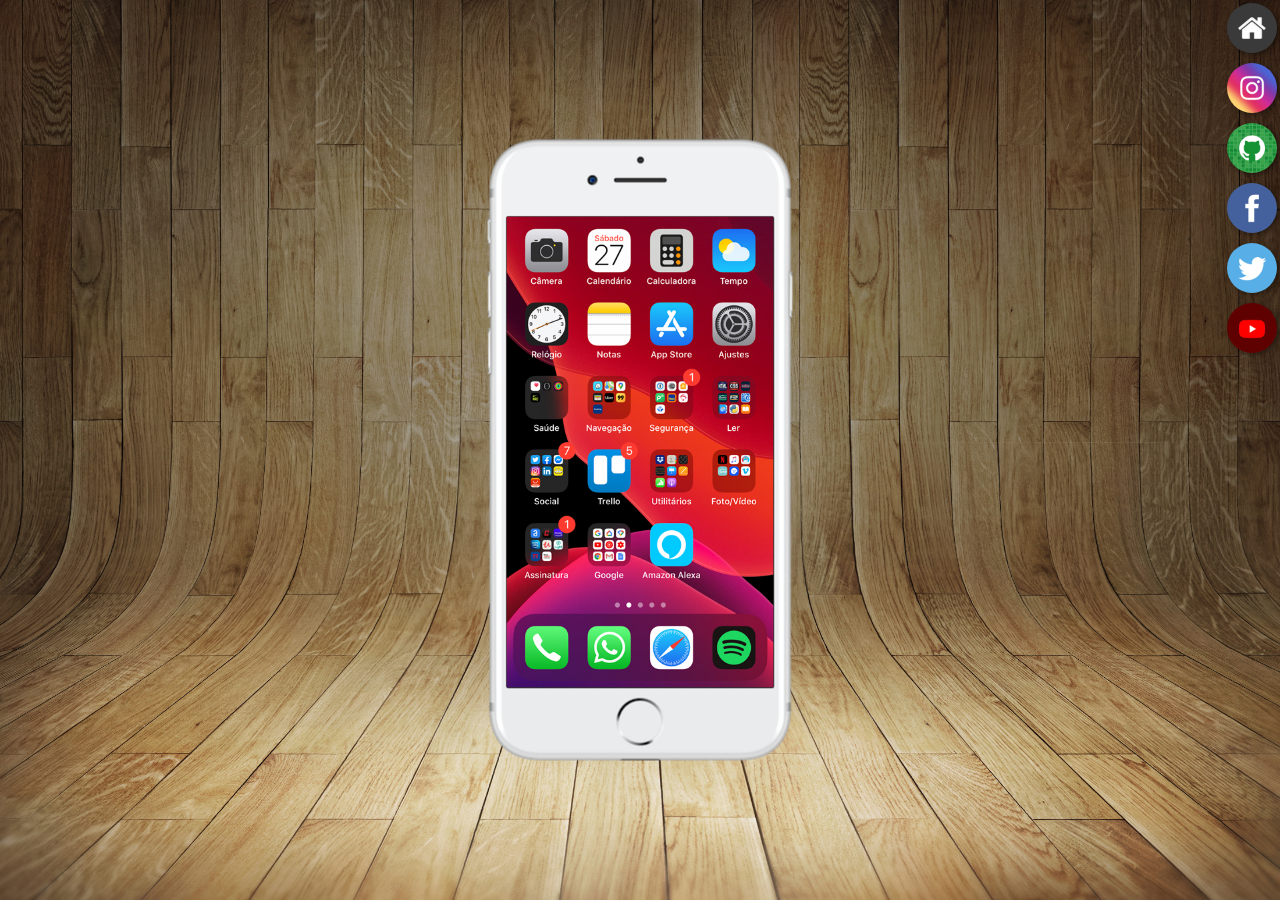
<file: index.html>
<!DOCTYPE html>
<html lang="pt-br">
<head>
    <meta charset="UTF-8">
    <meta name="viewport" content="width=device-width, initial-scale=1.0">
    <link rel="shortcut icon" href="favicon.ico" type="image/x-icon">
    <link rel="stylesheet" href="estilos/style.css">
    <title>Document</title>
</head>
<body>
    <main>
        <section id="telefone">
            <iframe src="home.html" frameborder="0" name="tela" id="tela"> Seu navegador não é compatível com isso.</iframe>
        </section>
        <section id="redes-sociais">
            <a href="home.html" target="tela"><img src="imagens/logo-home.jpg" alt="Home"></a><br>
            <a href="instagram.html" target="tela"><img src="imagens/logo-instagram.jpg" alt="Instagram"></a><br>
            <a href="github.html" target="tela"><img src="imagens/logo-github.jpg" alt="GitHub"></a><br>
            <a href="facebook.html" target="tela"><img src="imagens/logo-facebook.jpg" alt="Facebook"></a><br>
            <a href="twitter.html" target="tela"><img src="imagens/logo-twitter.jpg" alt="Twitter"></a><br>
            <a href="youtube.html" target="tela"><img src="imagens/logo-youtube.jpg" alt="Youtube"></a>
        </section>
    </main>
</body>
</html>
</file>
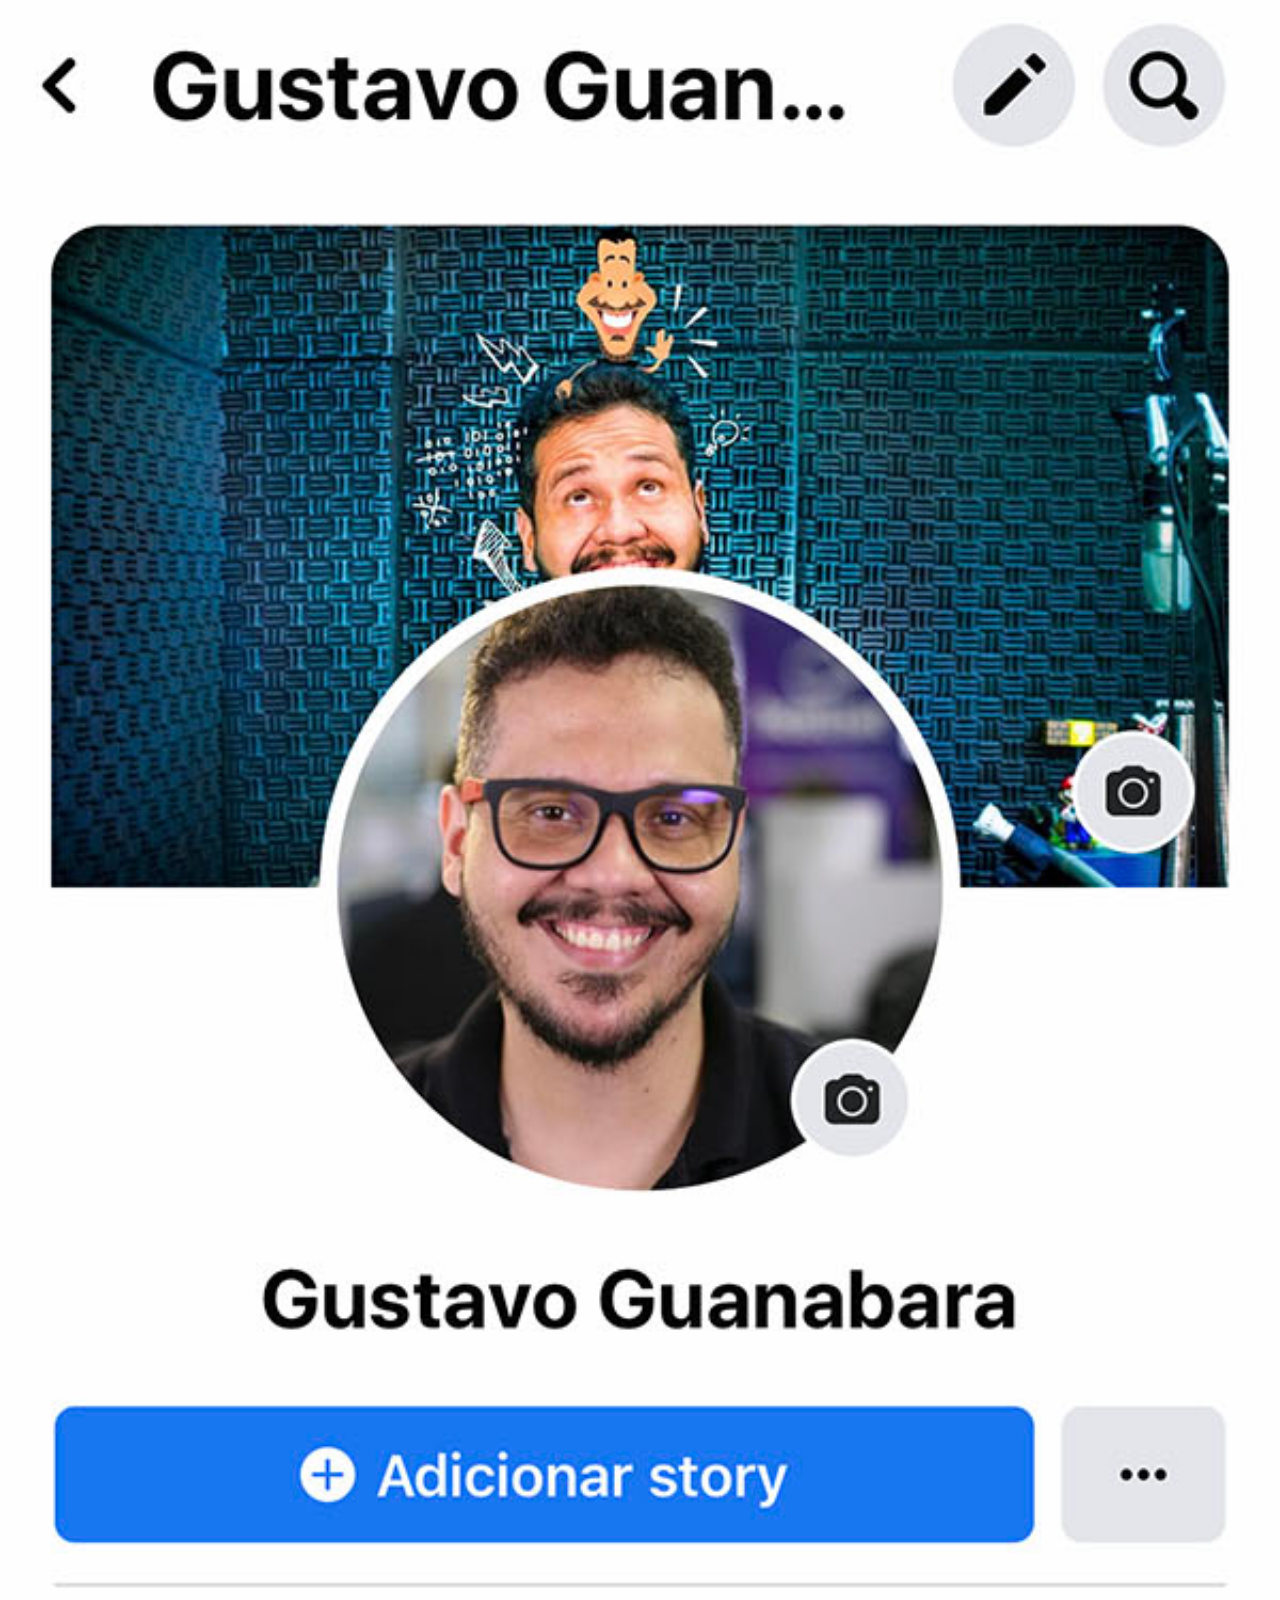
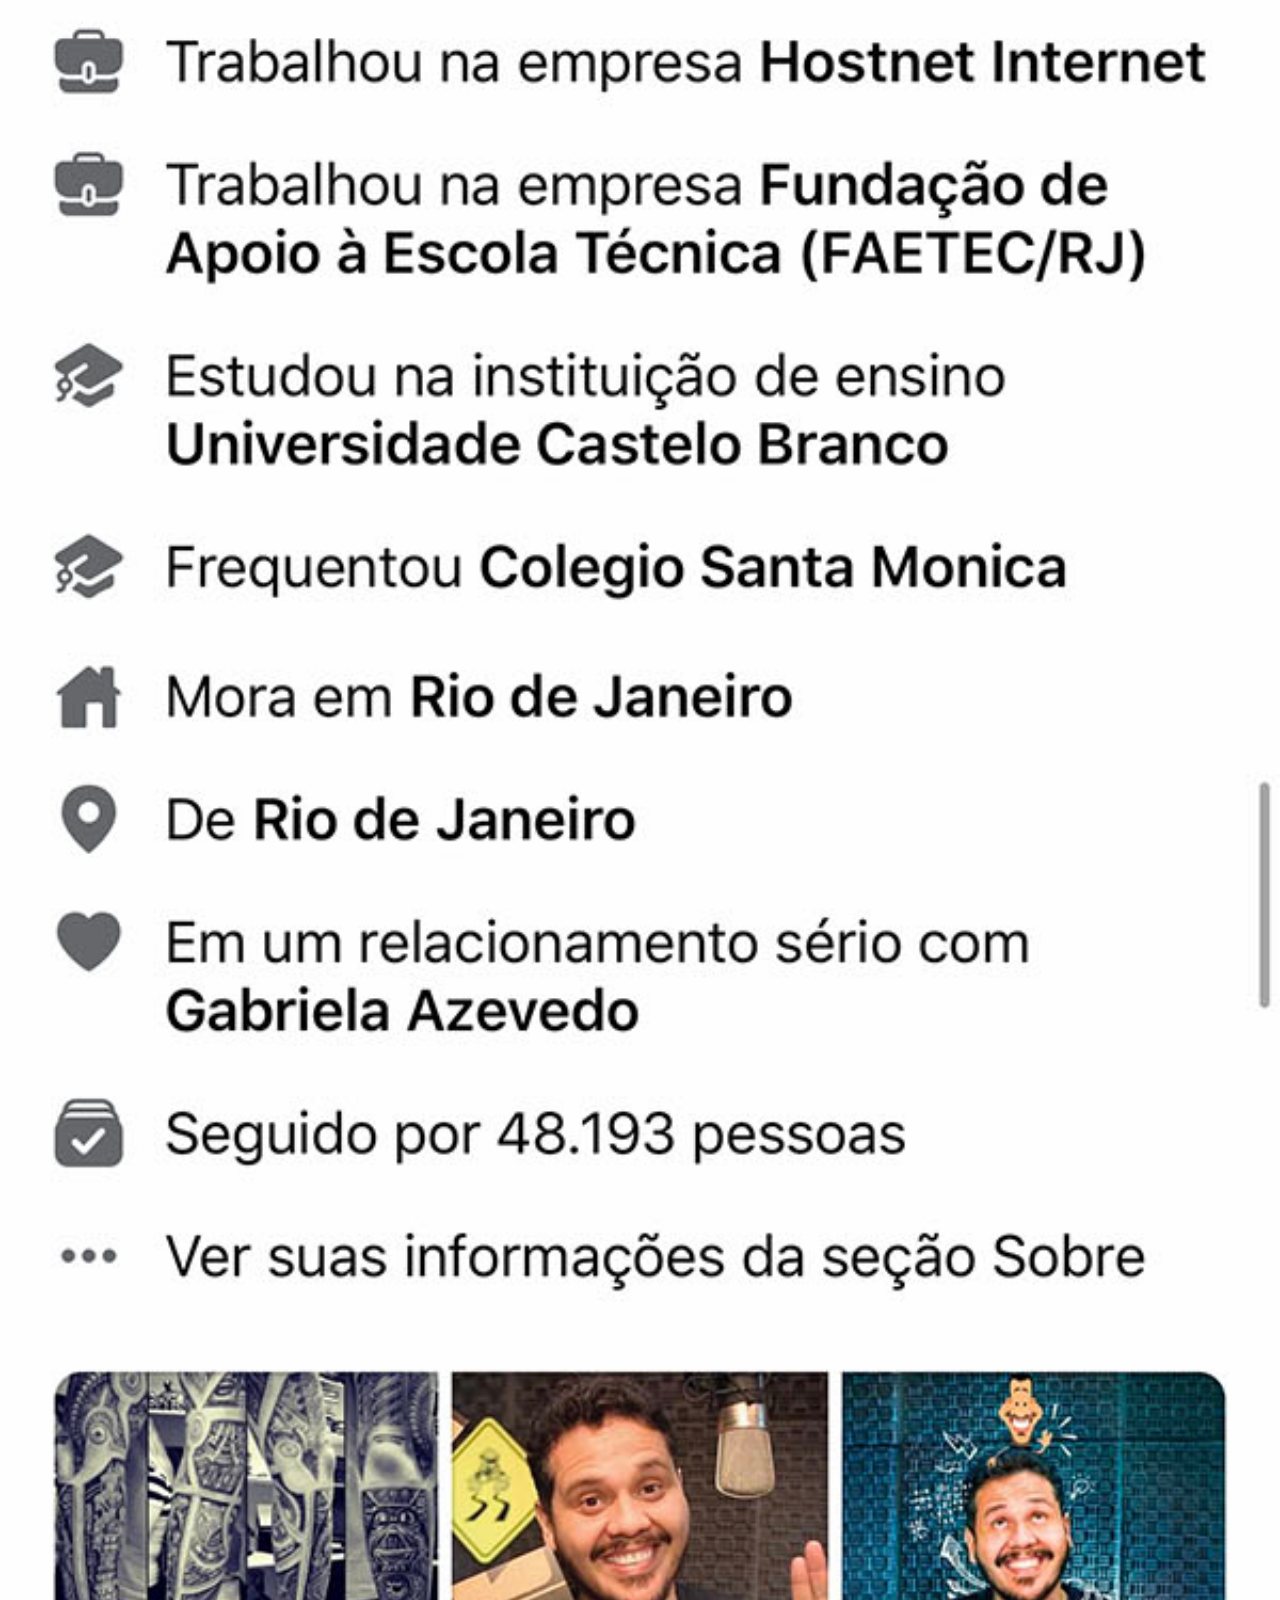
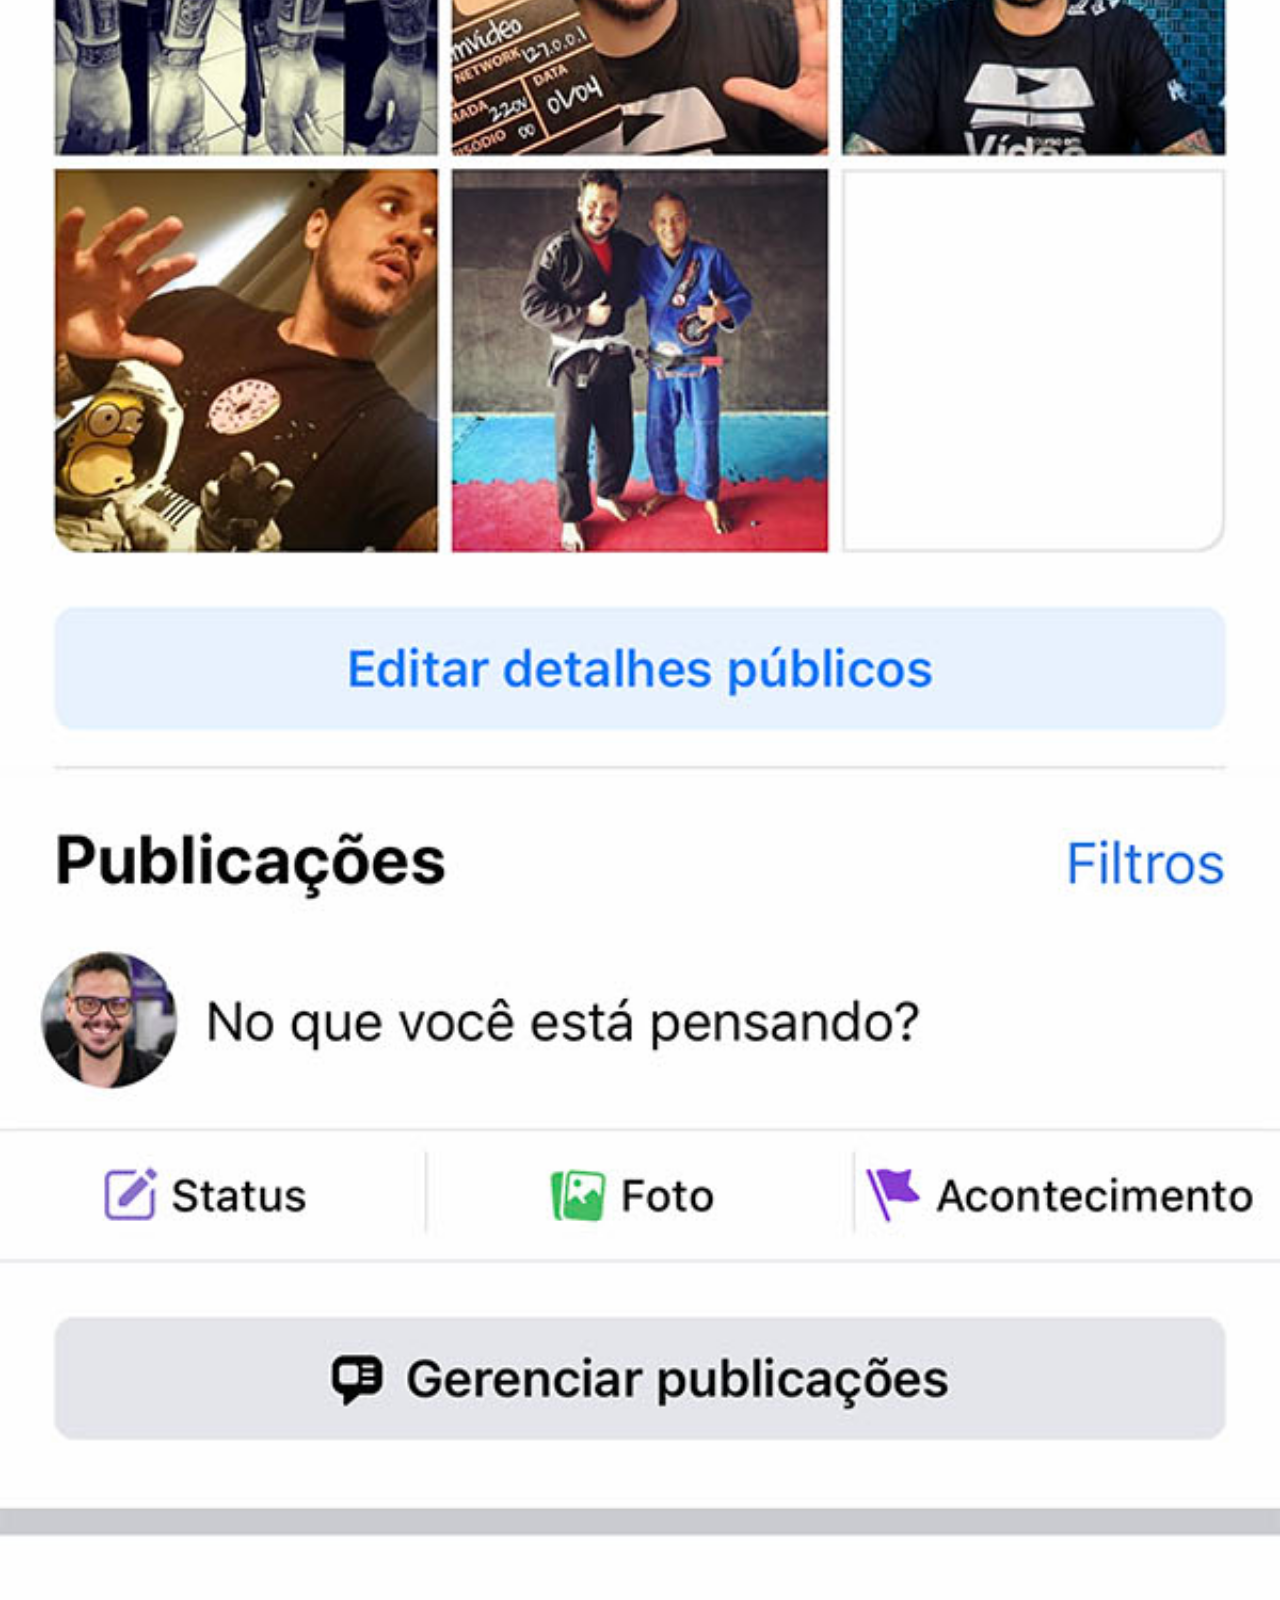
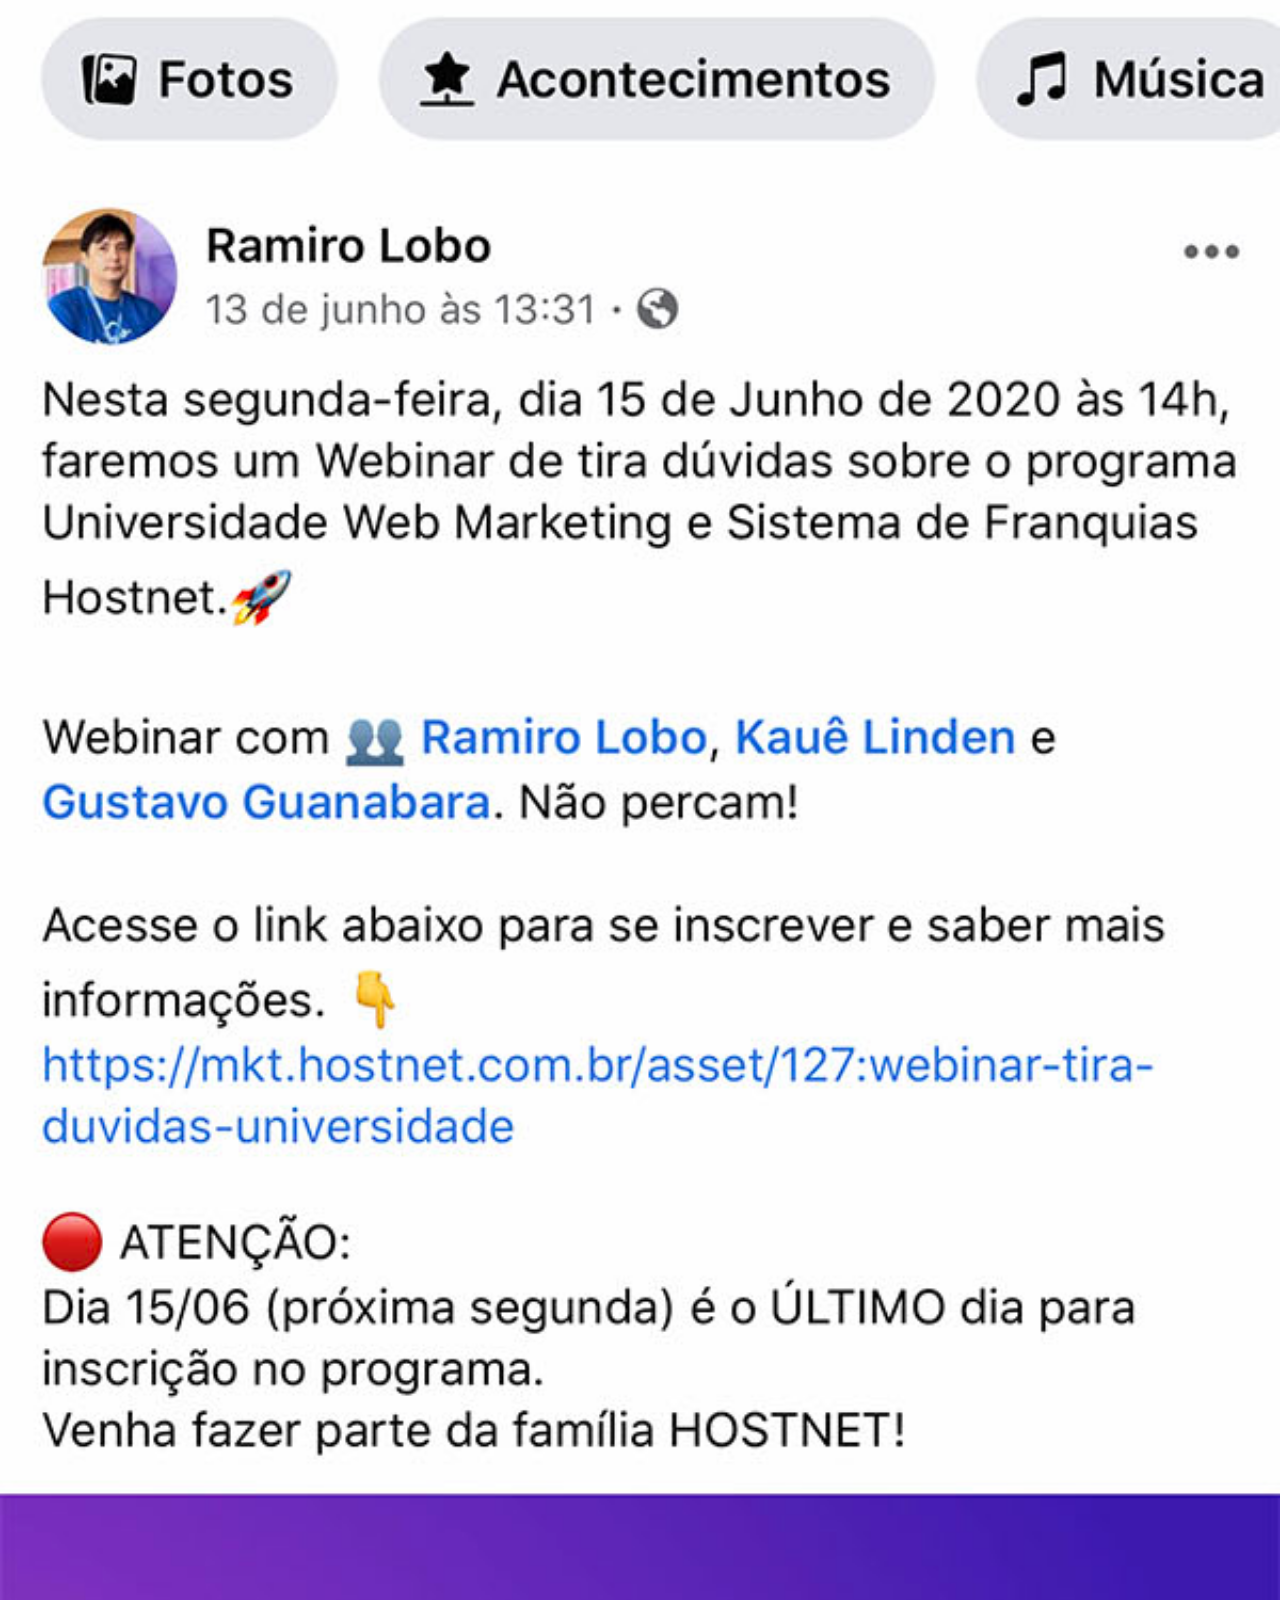
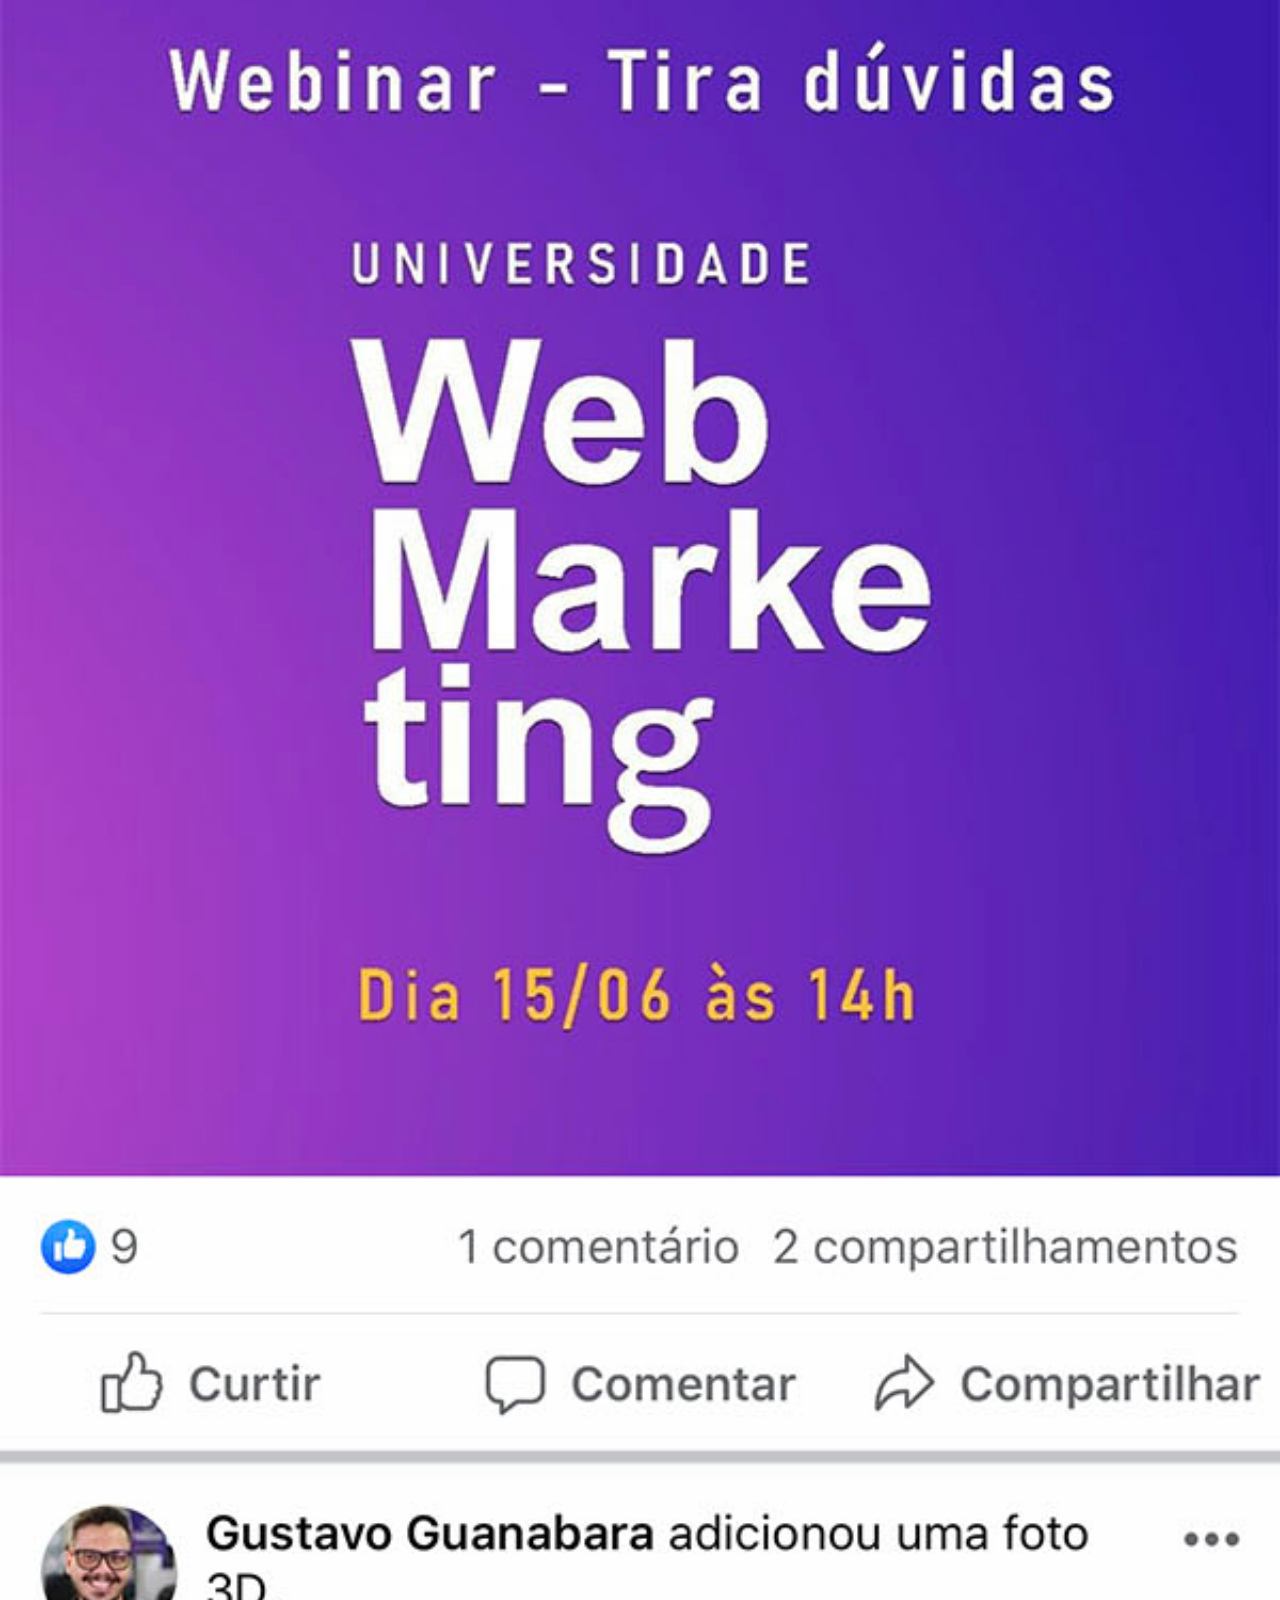
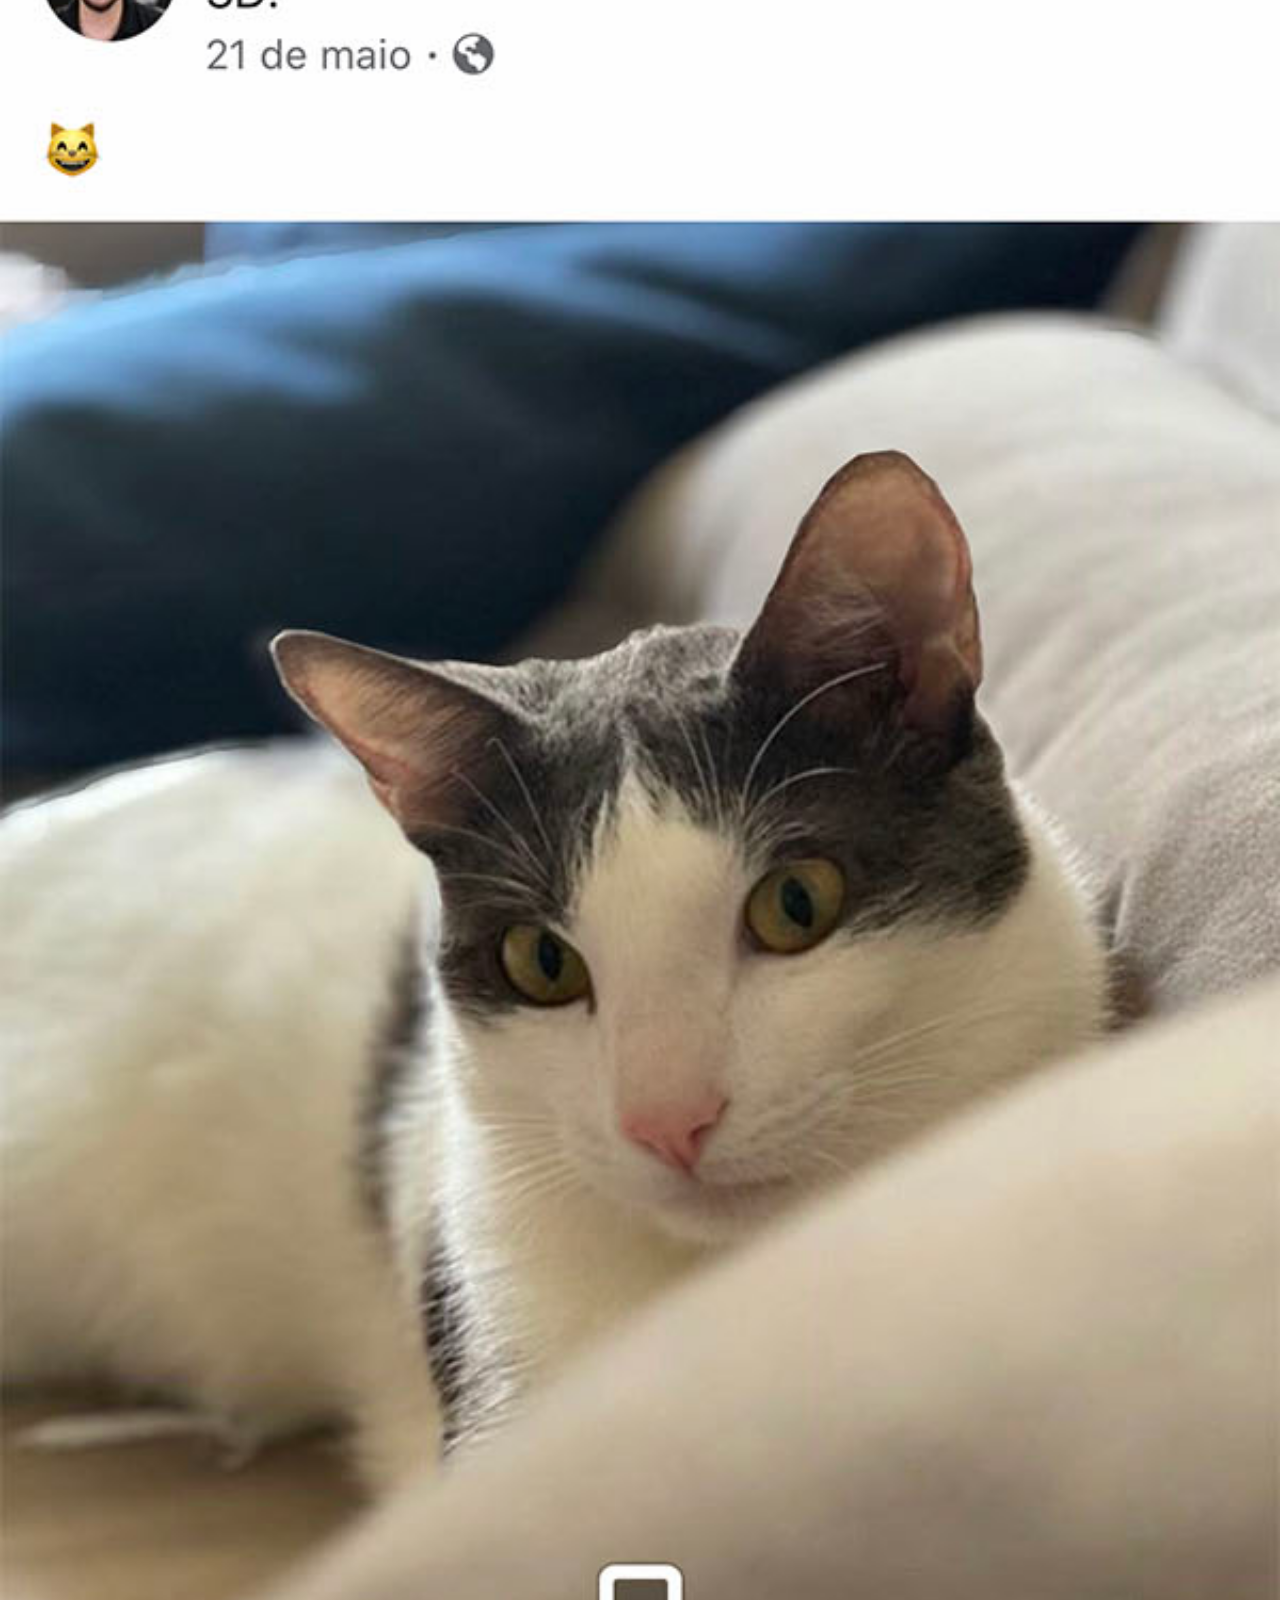
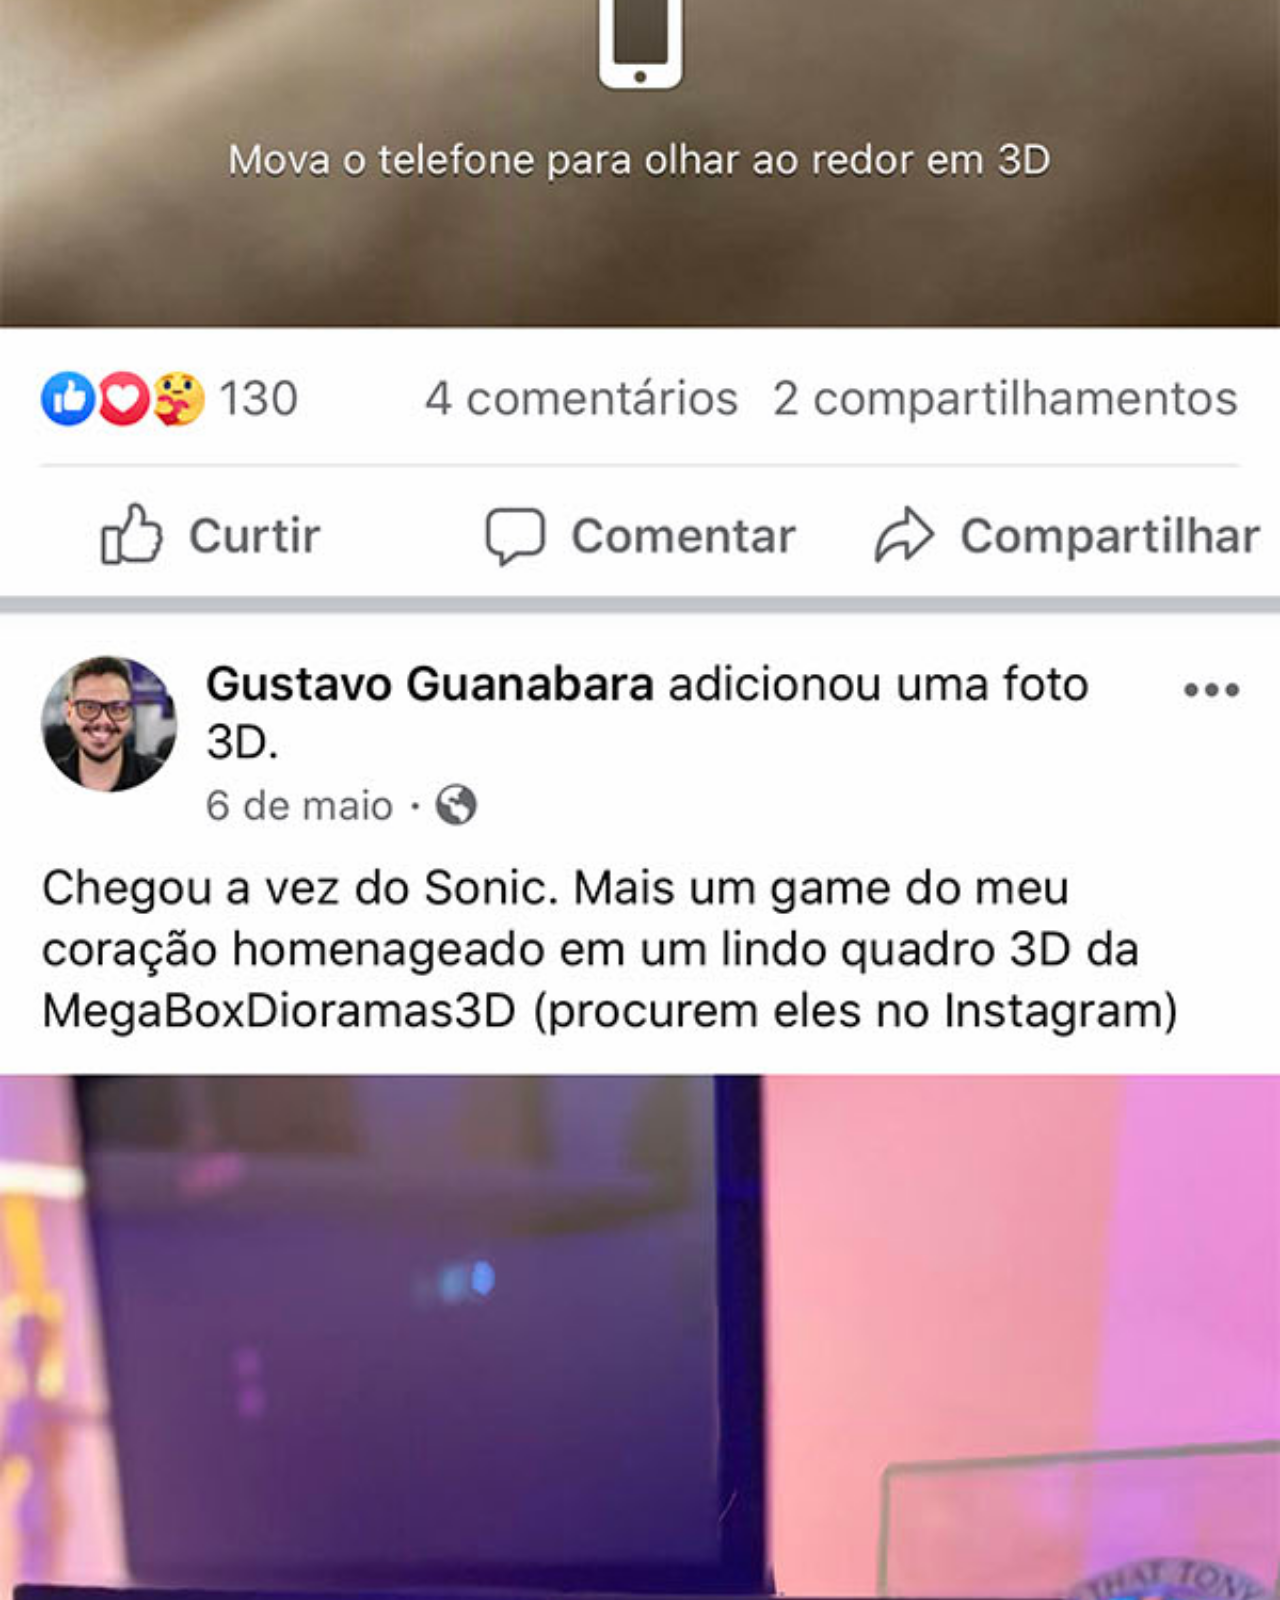
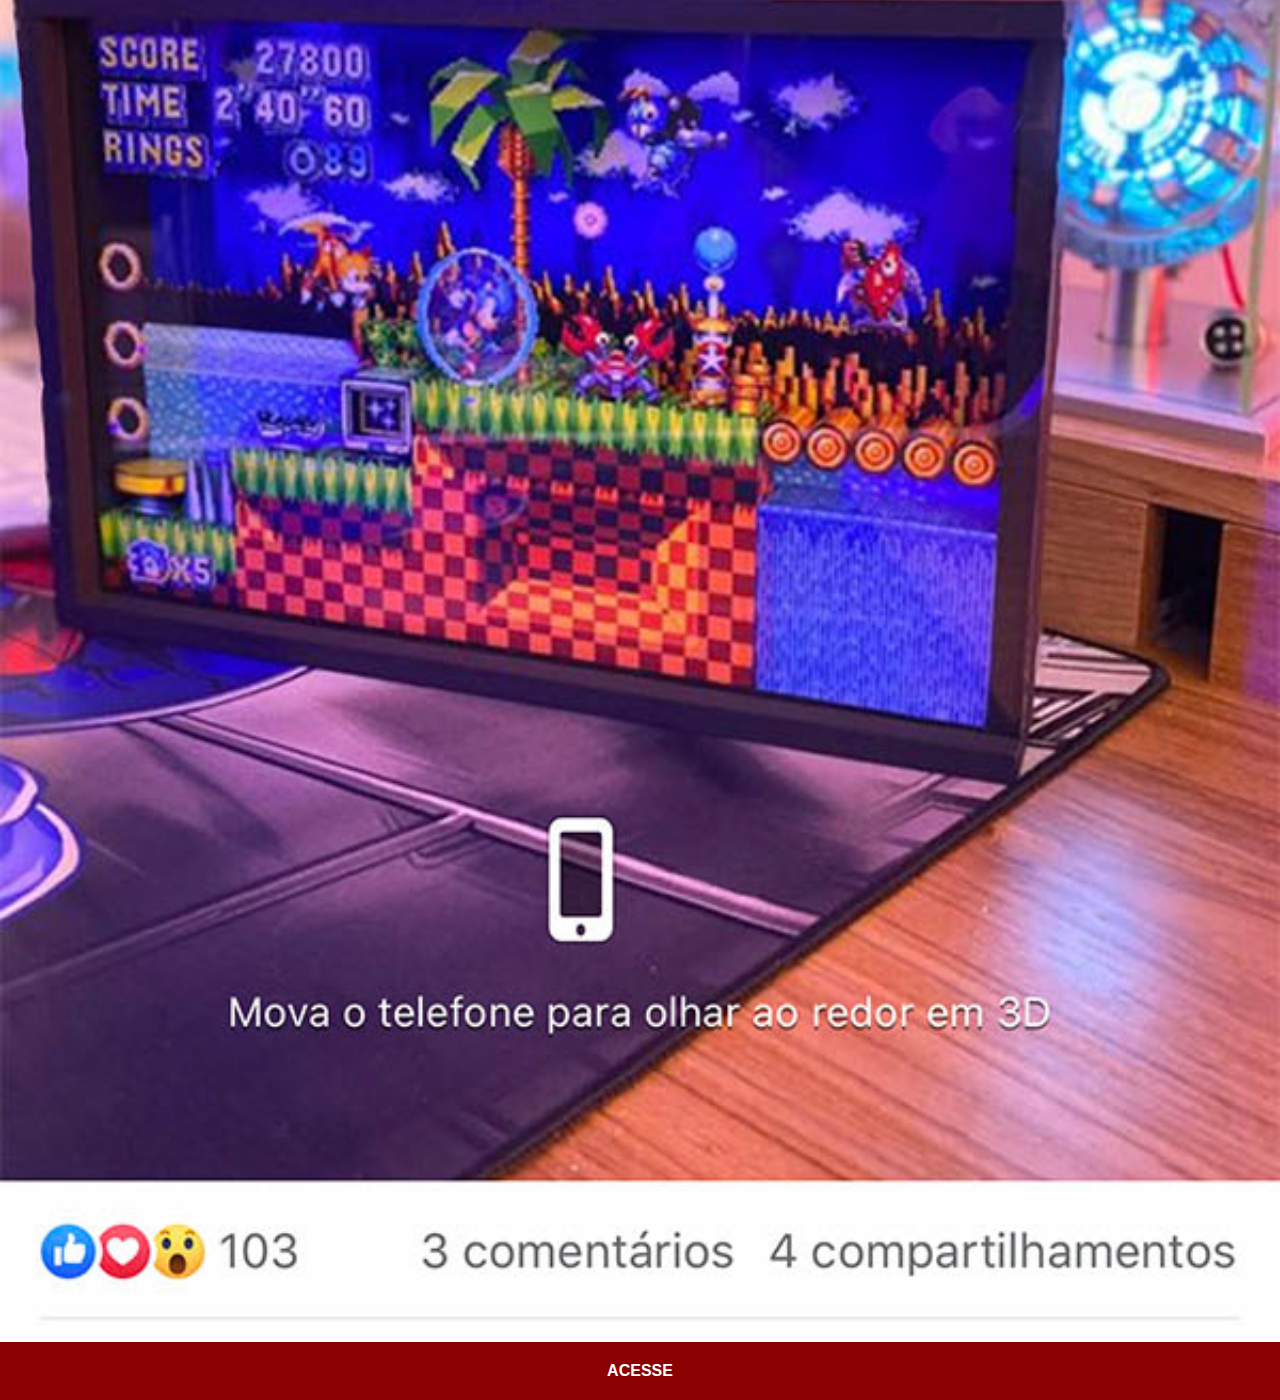
<file: facebook.html>
<!DOCTYPE html>
<html lang="pt-br">
<head>
    <meta charset="UTF-8">
    <meta name="viewport" content="width=device-width, initial-scale=1.0">
    <link rel="stylesheet" href="estilos/social.css">
    <title>Facebook</title>
</head>
<body>
    <img src="imagens/tela-facebook.jpg" alt="Facebook">
    <a href="https://www.facebook.com/gustavoguanabara/?locale=pt_BR" target="_blank">Acesse</a>
</body>
</html>
</file>
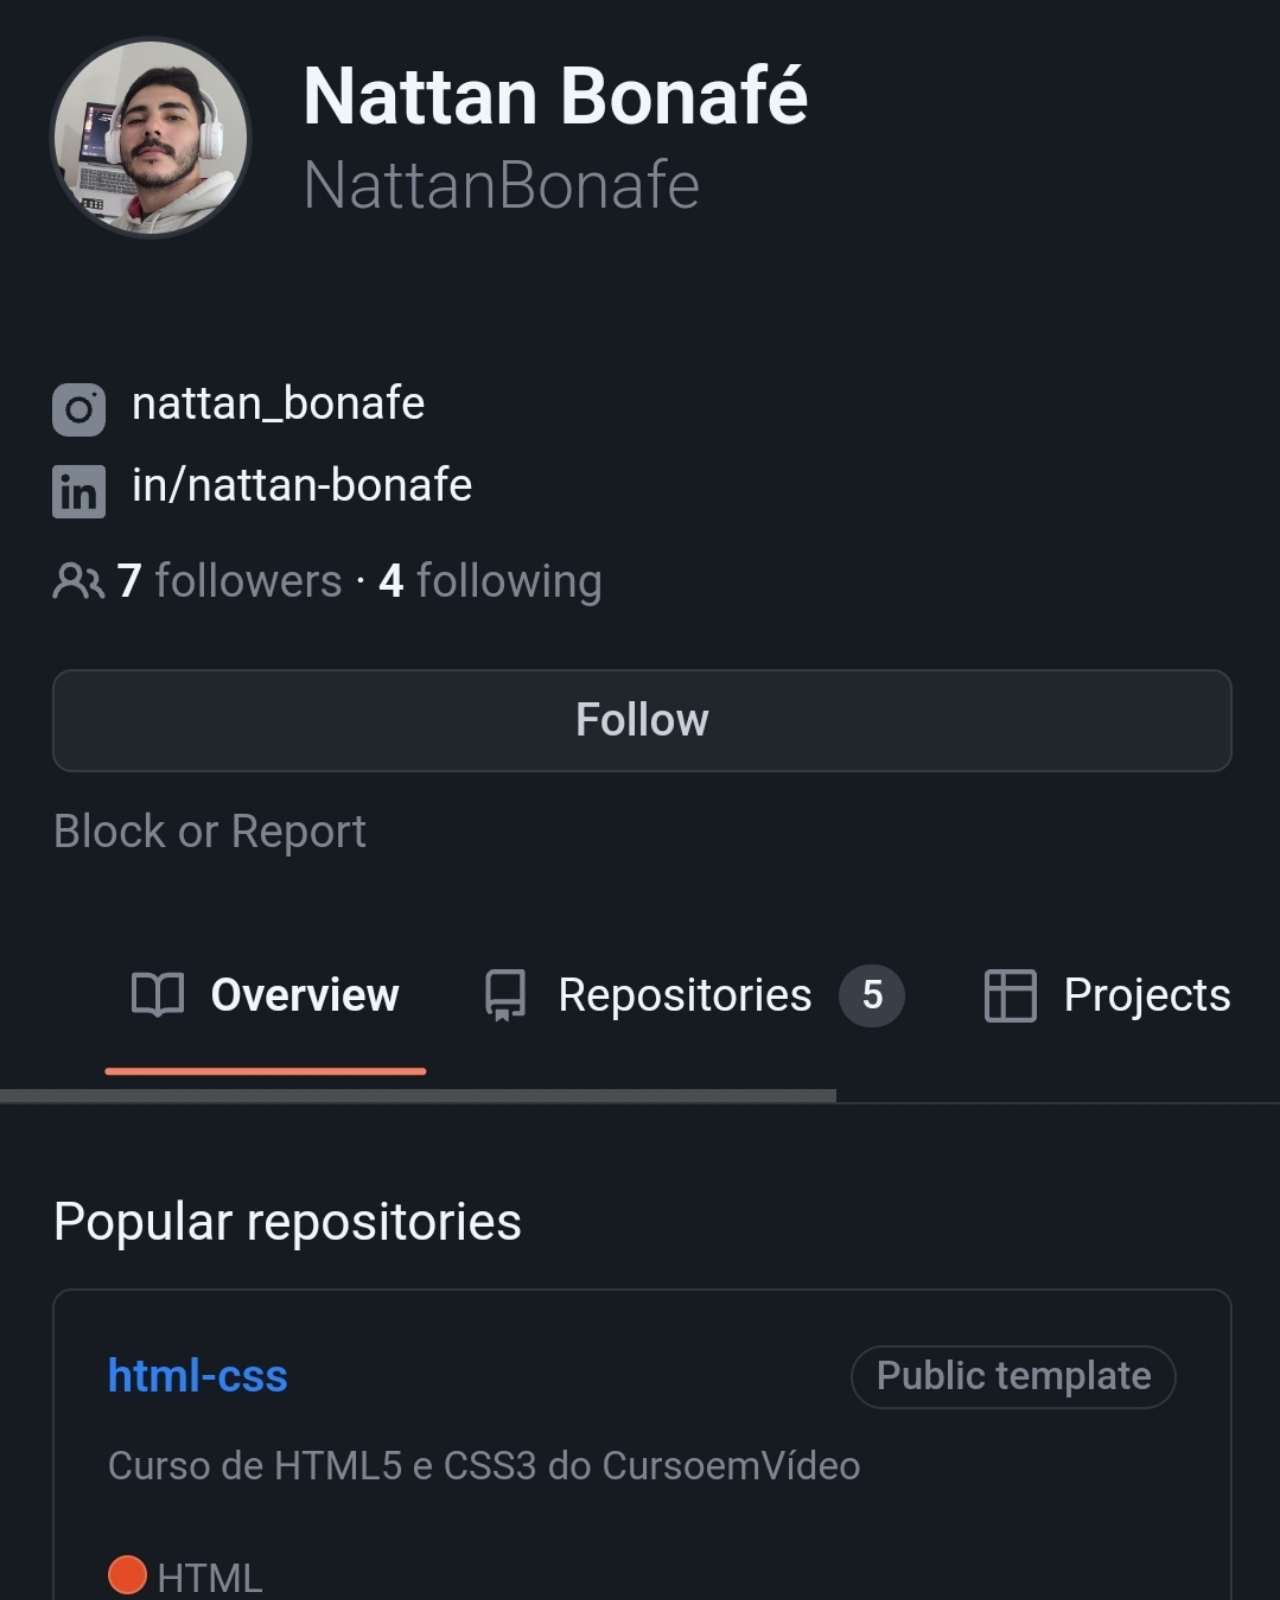
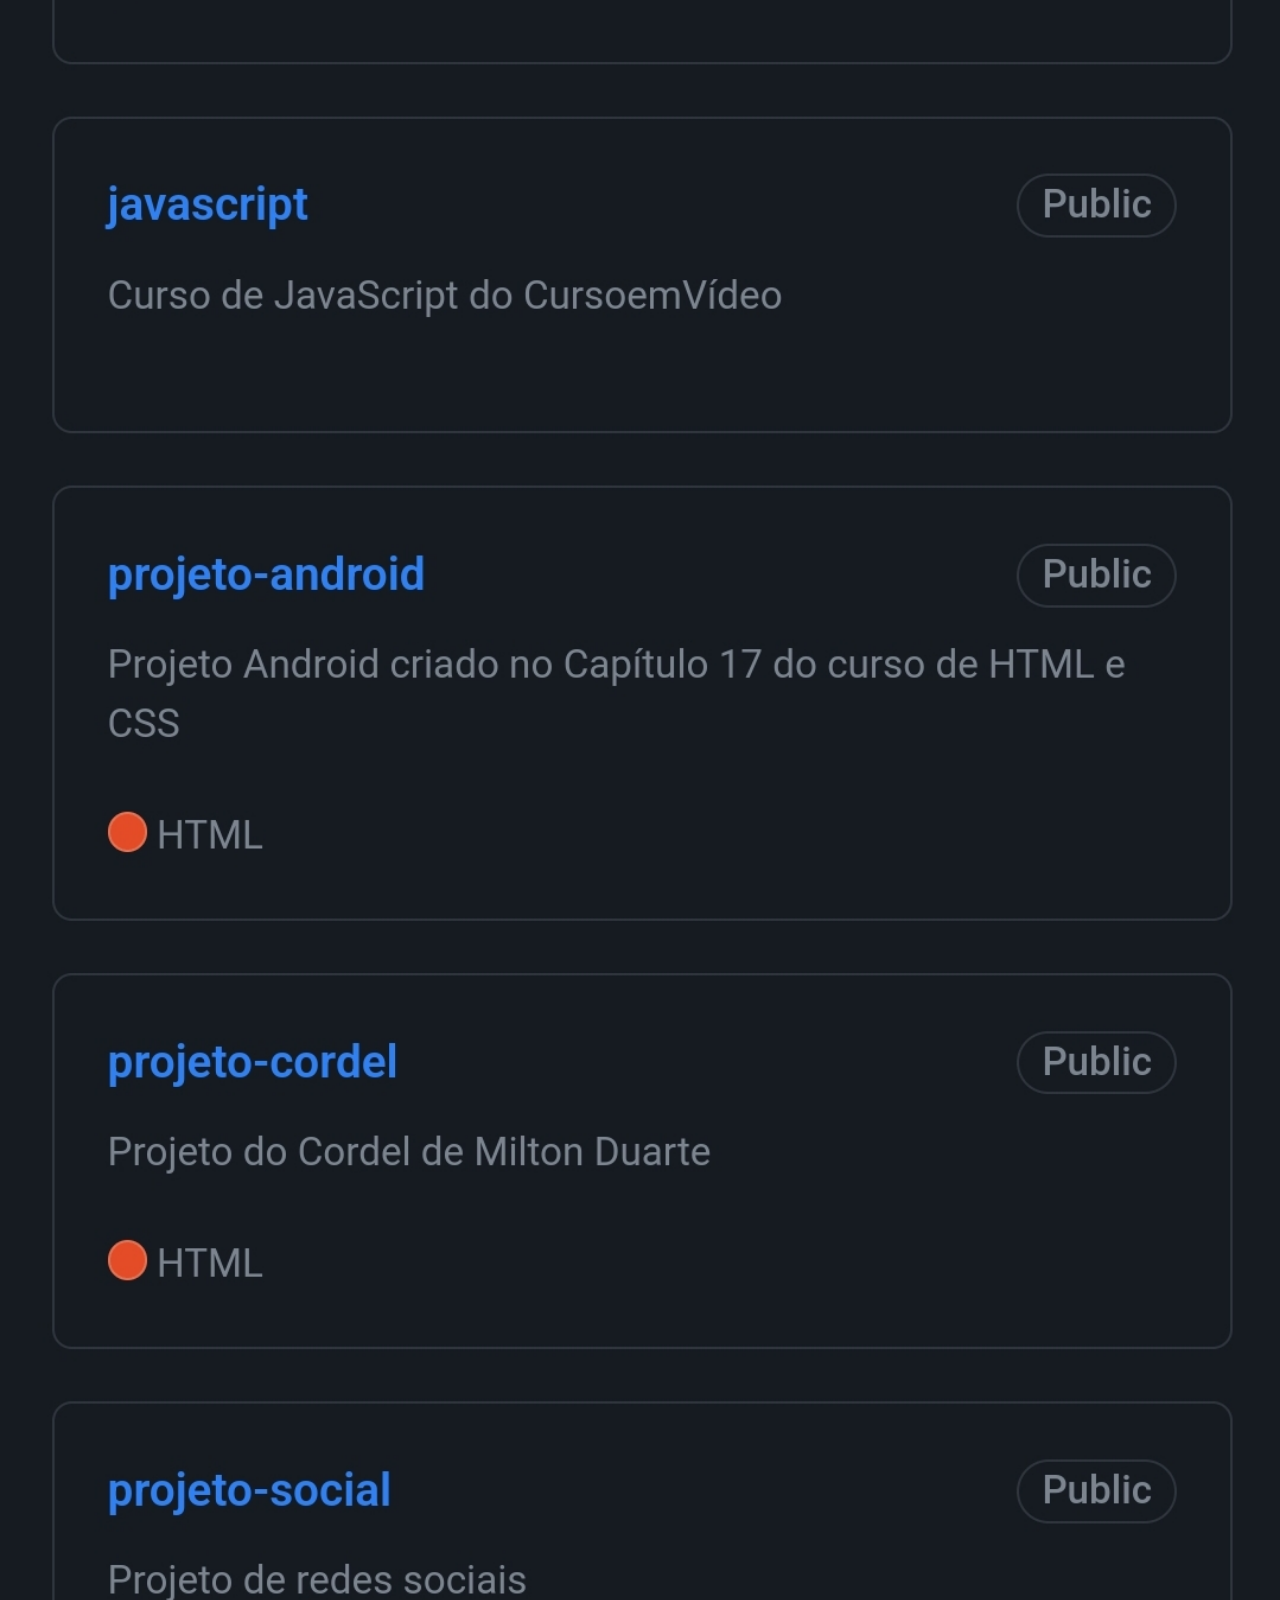
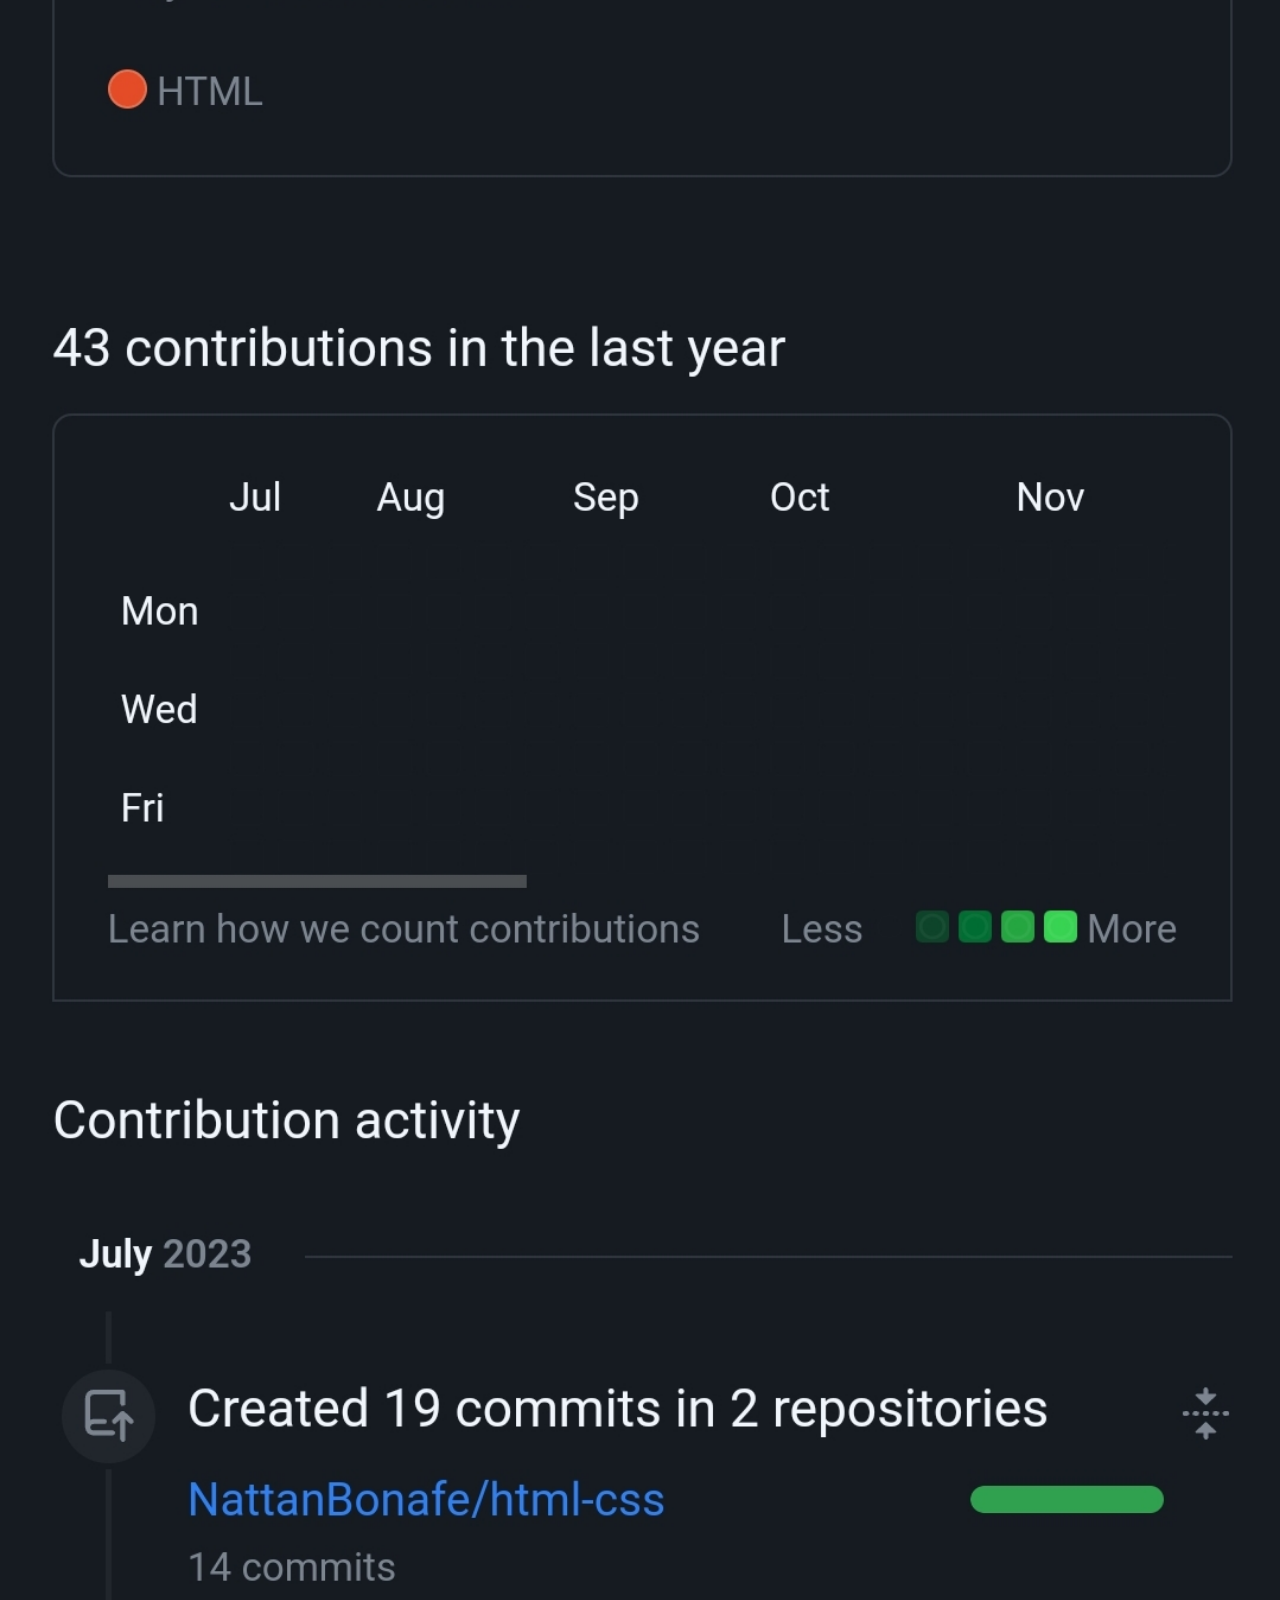
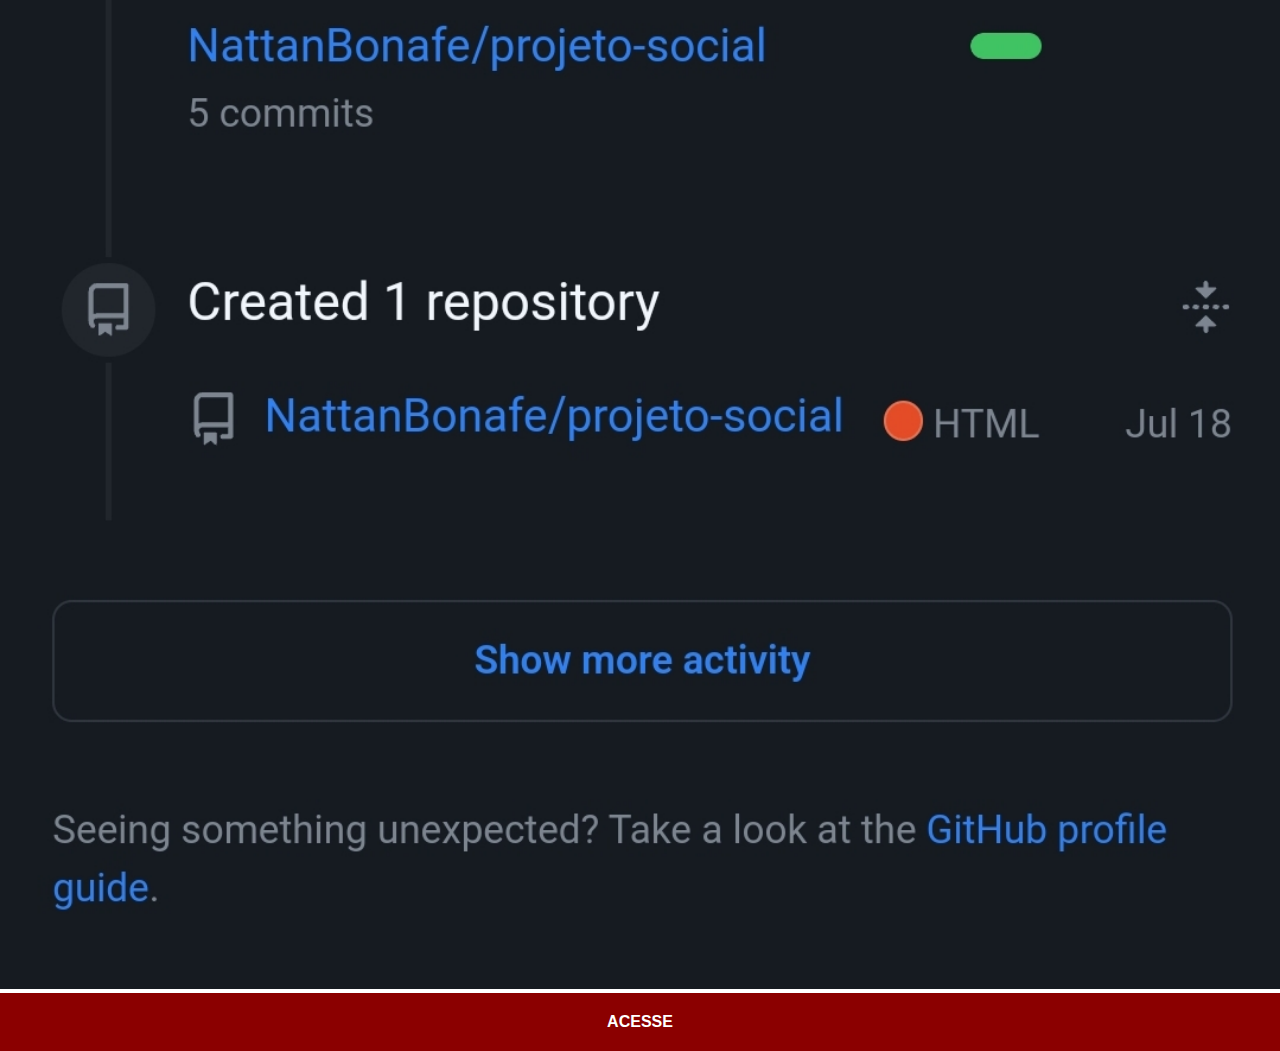
<file: github.html>
<!DOCTYPE html>
<html lang="pt-br">
<head>
    <meta charset="UTF-8">
    <meta name="viewport" content="width=device-width, initial-scale=1.0">
    <link rel="stylesheet" href="estilos/social.css">
    <title>Github</title>
</head>
<body>
    <img src="imagens/github.jpg" alt="GitHub">
    <a href="https://github.com/NattanBonafe" target="_blank">Acesse</a>
</body>
</html>
</file>
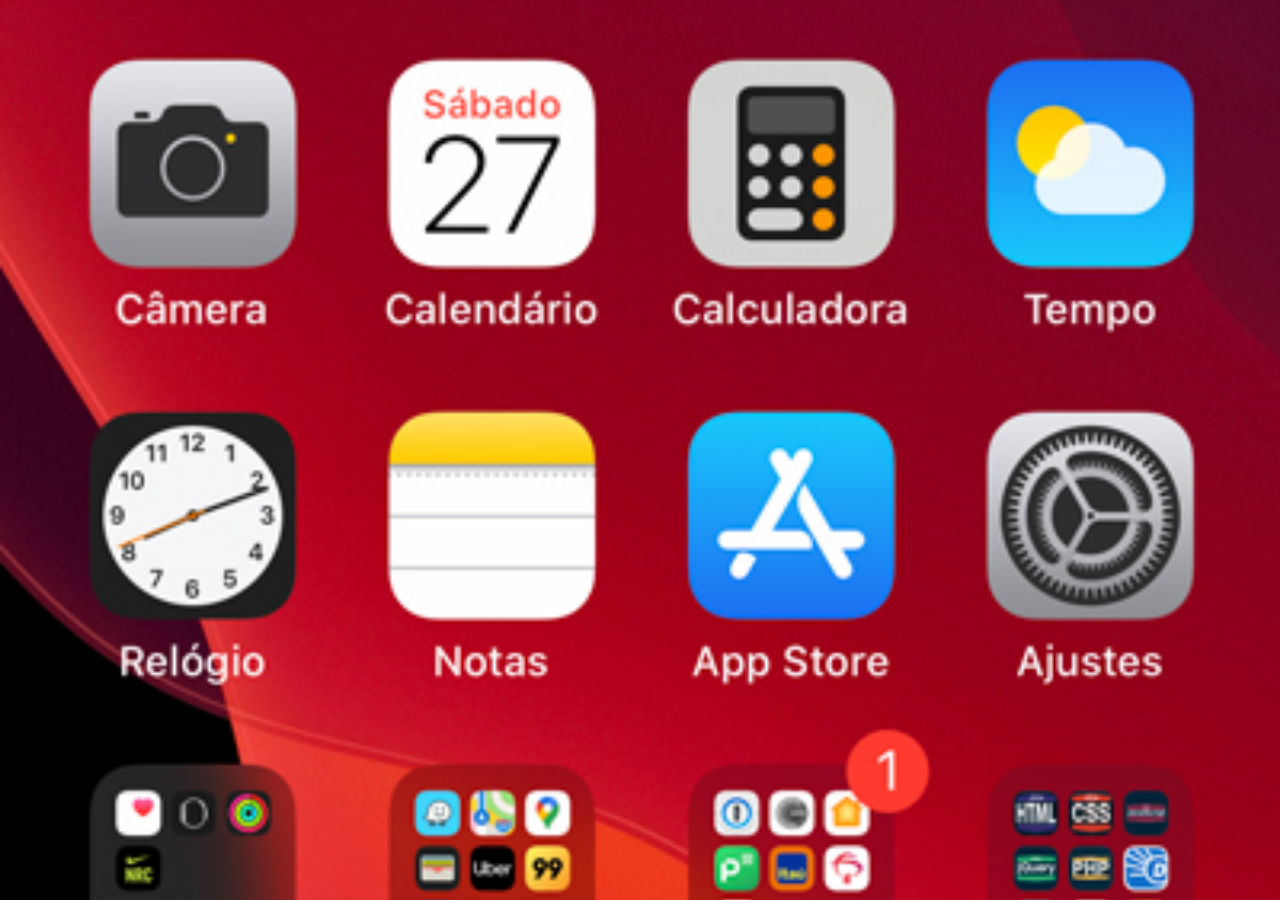
<file: home.html>
<!DOCTYPE html>
<html lang="pt-br">
<head>
    <meta charset="UTF-8">
    <meta name="viewport" content="width=device-width, initial-scale=1.0">
    <title>Home</title>
    <style>
        *{
            margin: 0px;
            padding: 0px;
        }
        body{
            background: black url('imagens/tela-home.jpg') no-repeat top center;
            height: 100vh;
            width: 100vw;
            background-size: cover;
        }
    </style>
</head>
<body>
    
</body>
</html>
</file>
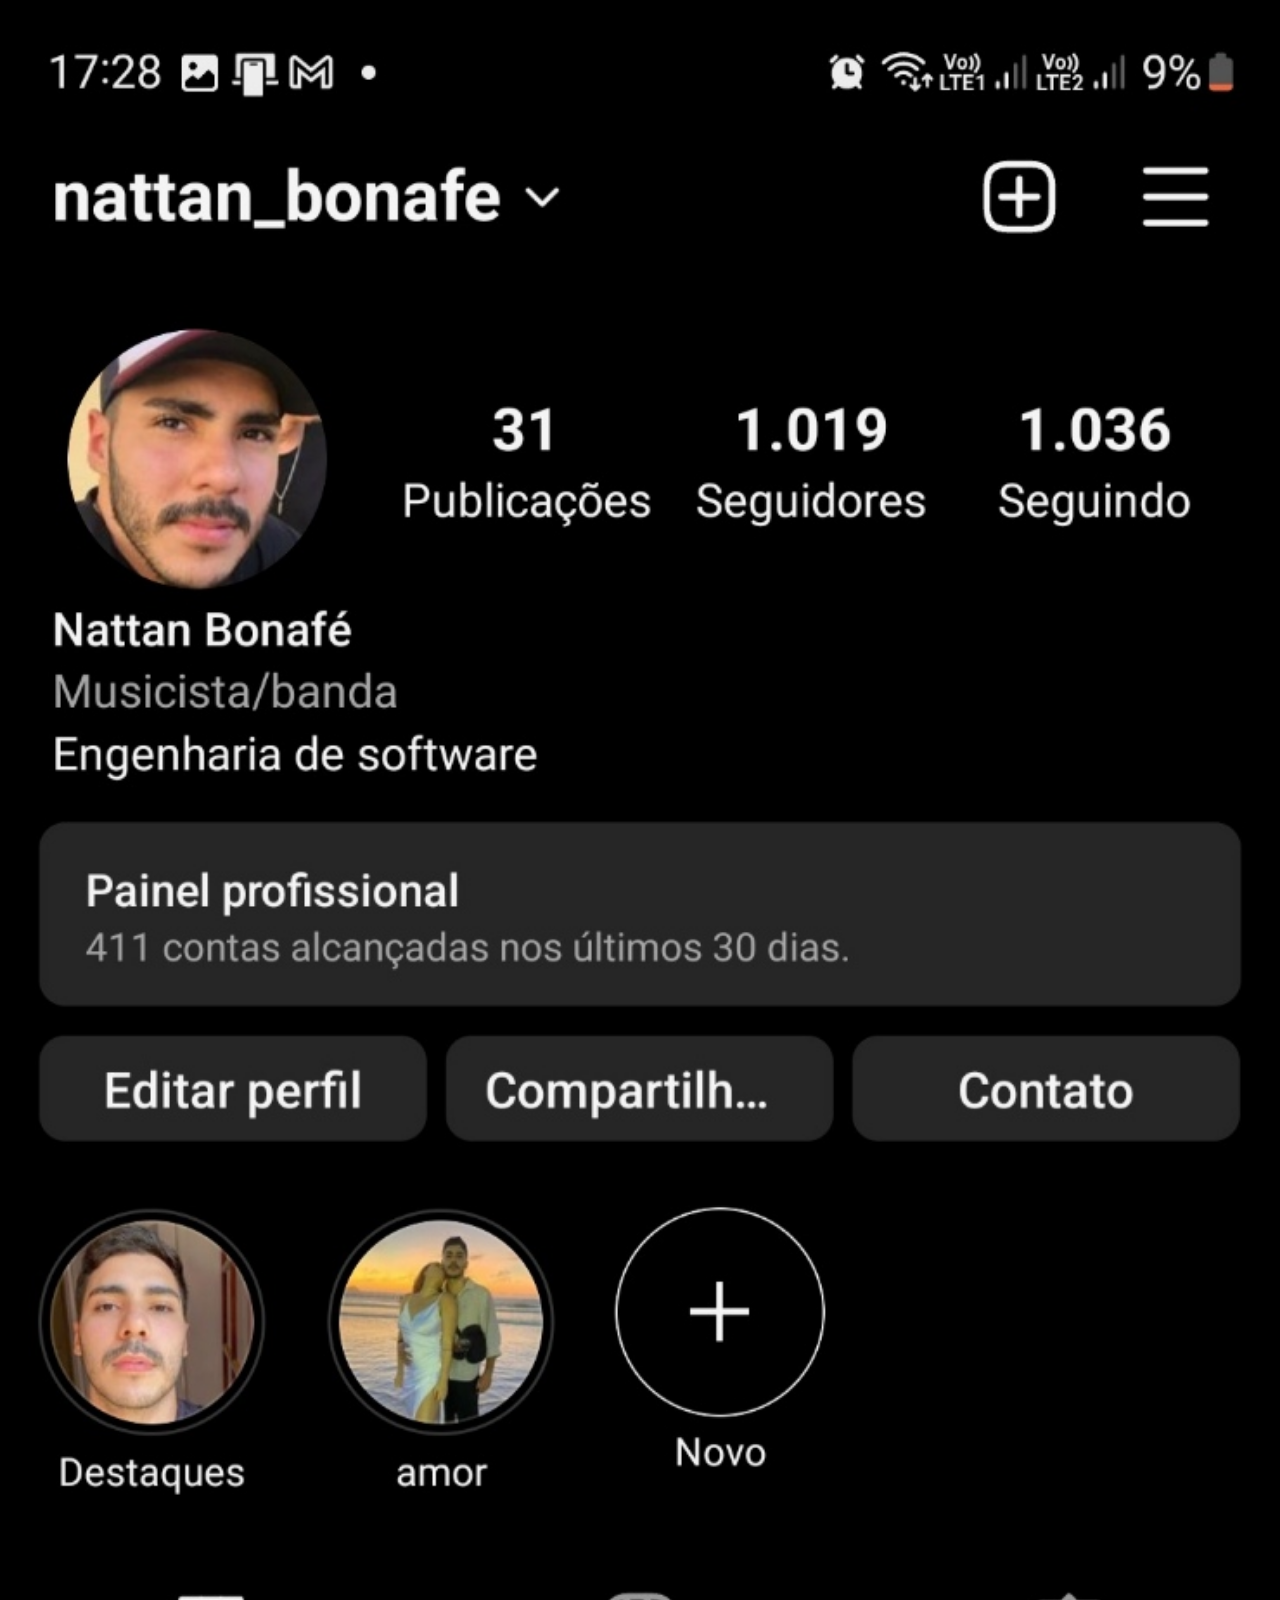
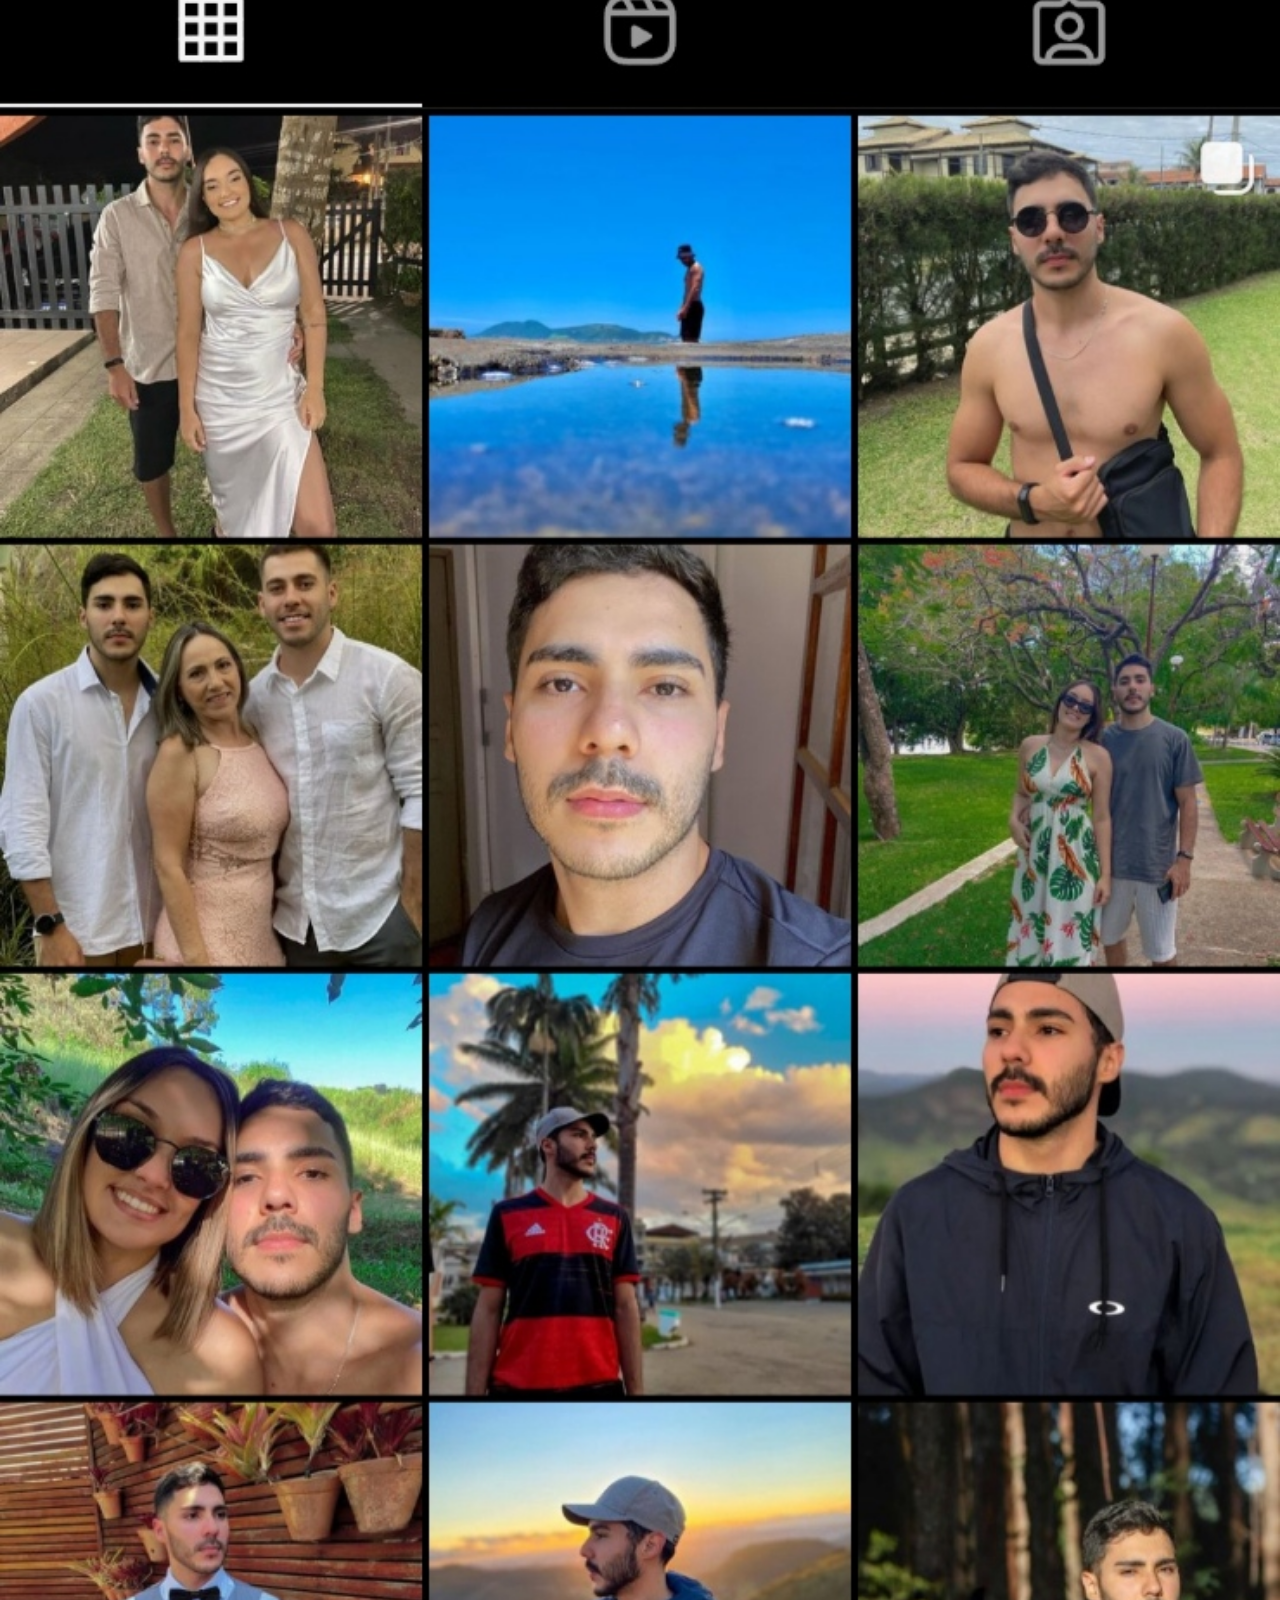
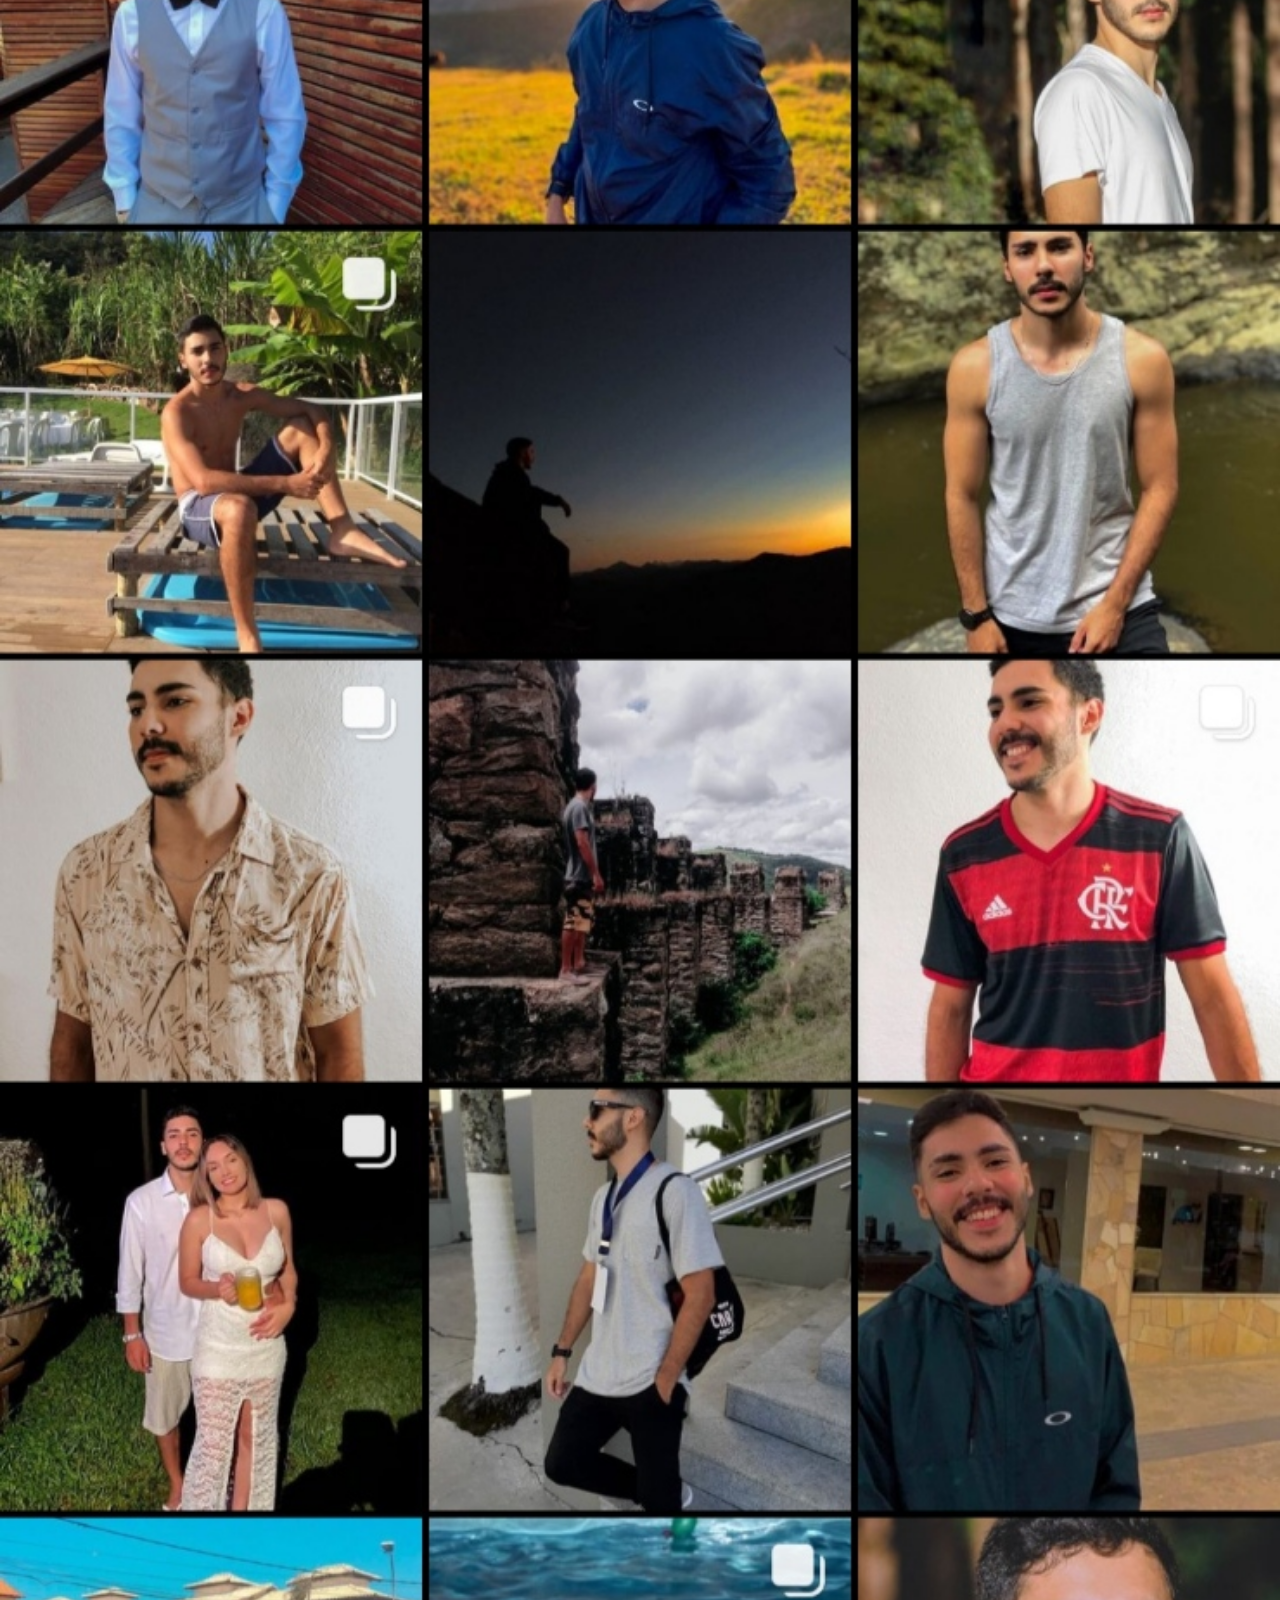
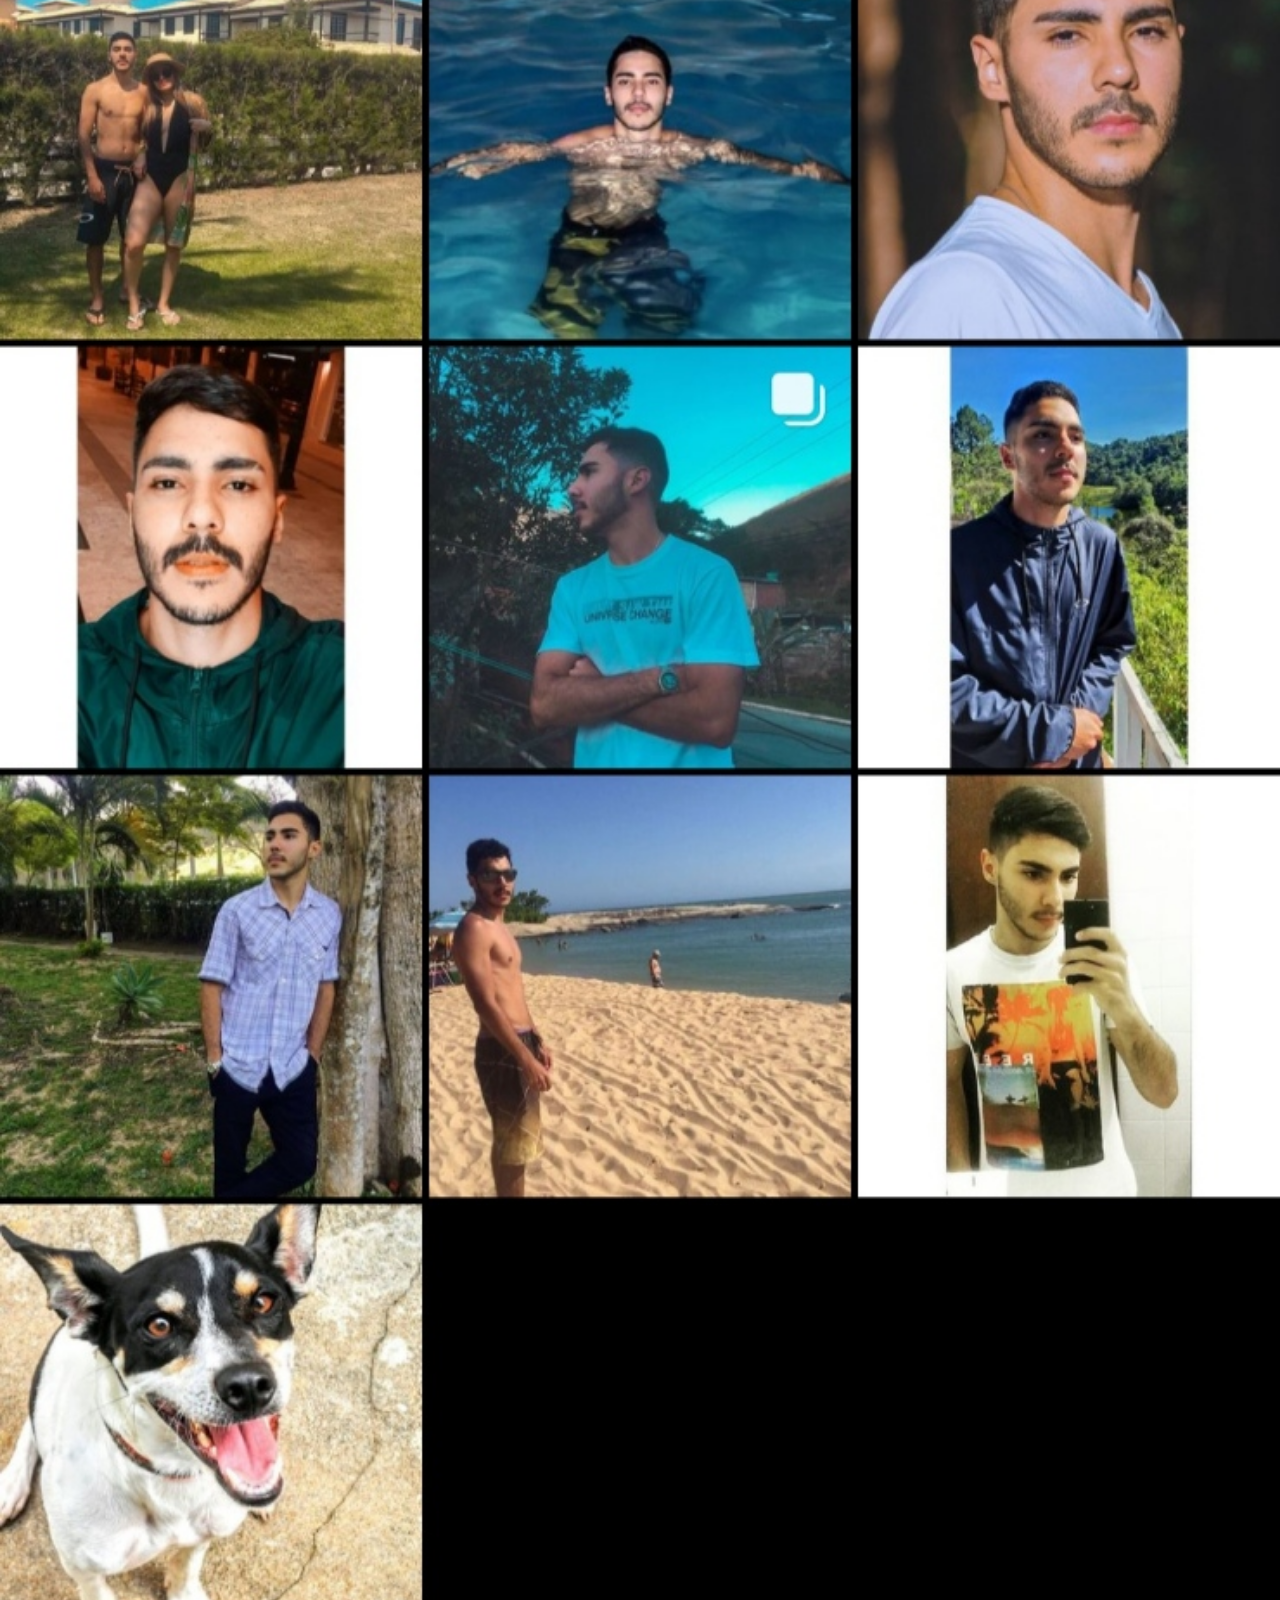
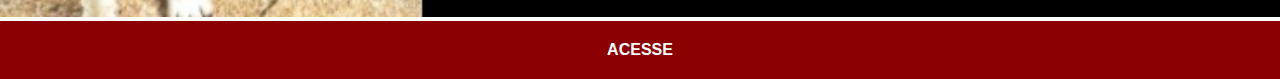
<file: instagram.html>
<!DOCTYPE html>
<html lang="pt-br">
<head>
    <meta charset="UTF-8">
    <meta name="viewport" content="width=device-width, initial-scale=1.0">
    <link rel="stylesheet" href="estilos/social.css">
    <title>Instagram</title>
</head>
<body>
    <img src="imagens/instagram.jpg" alt="Instagram">
    <a href="https://www.instagram.com/nattan_bonafe/" target="_blank">Acesse</a>
</body>
</html>
</file>
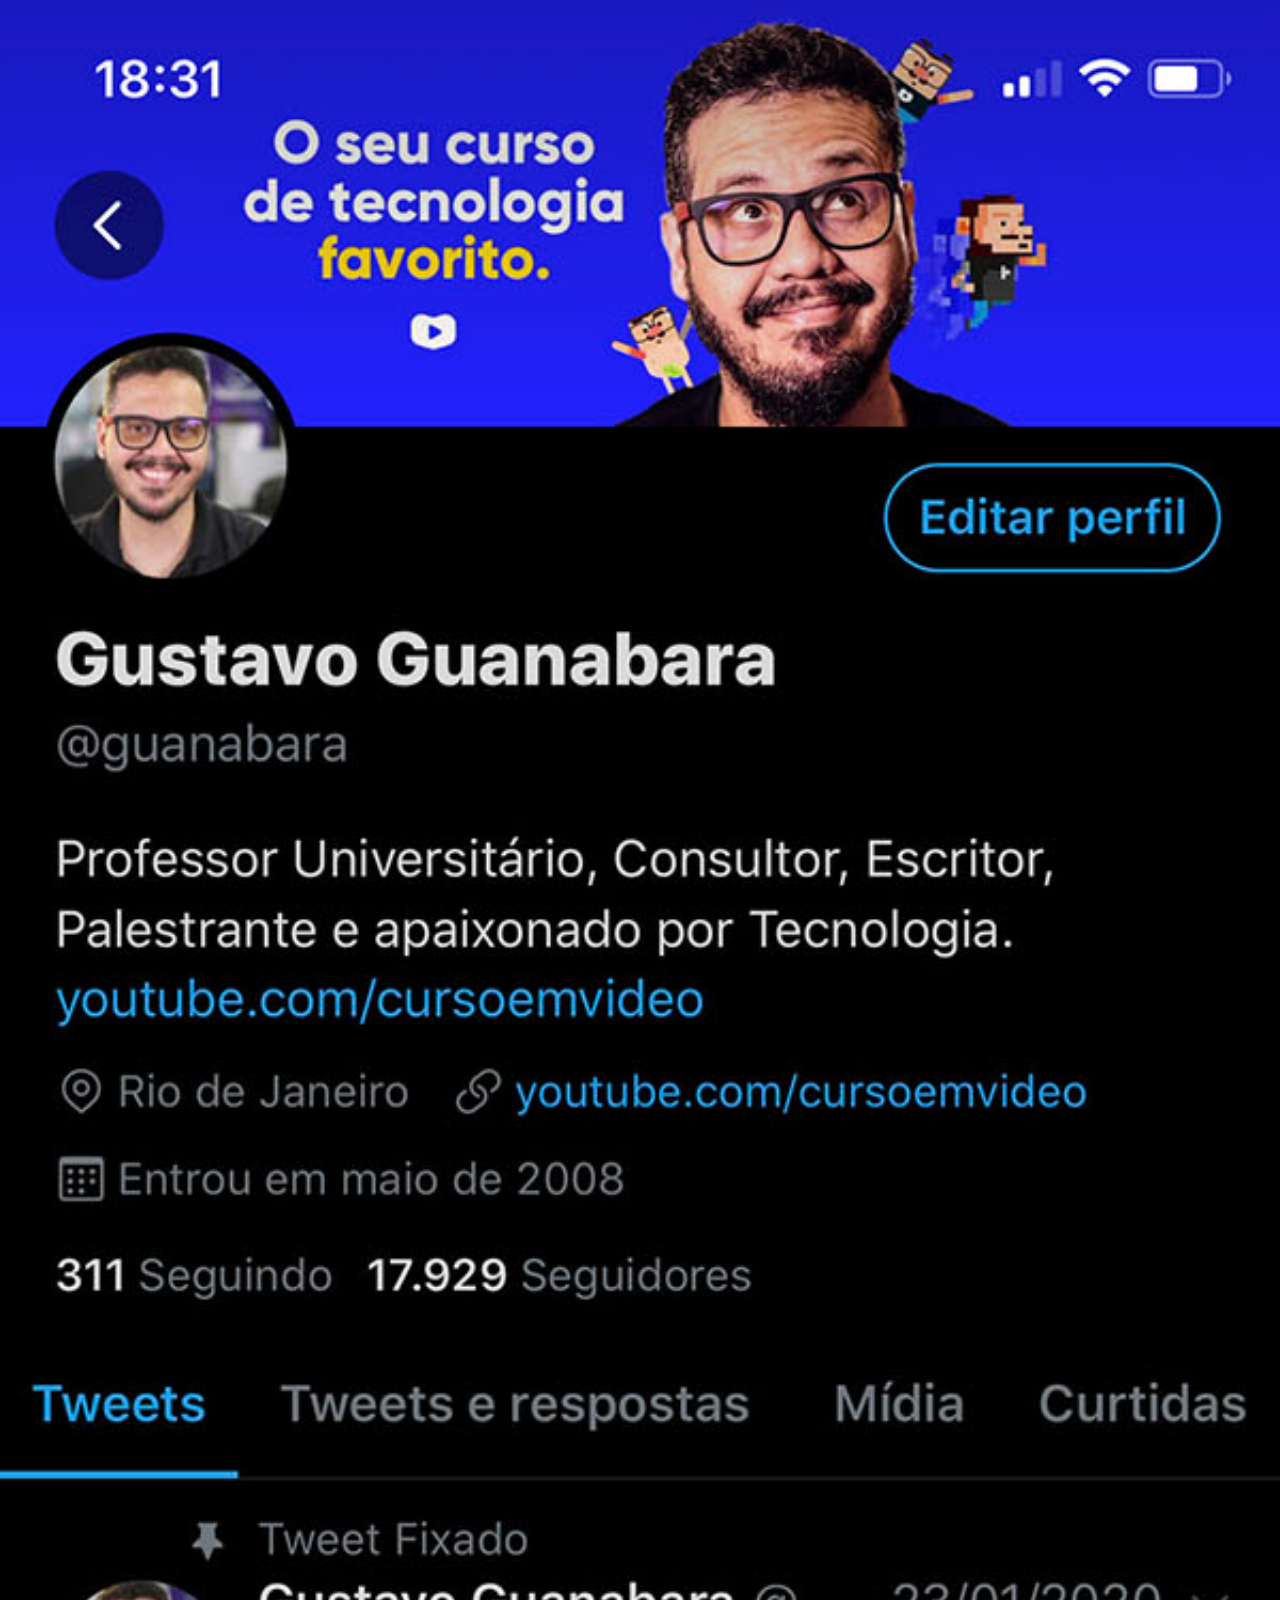
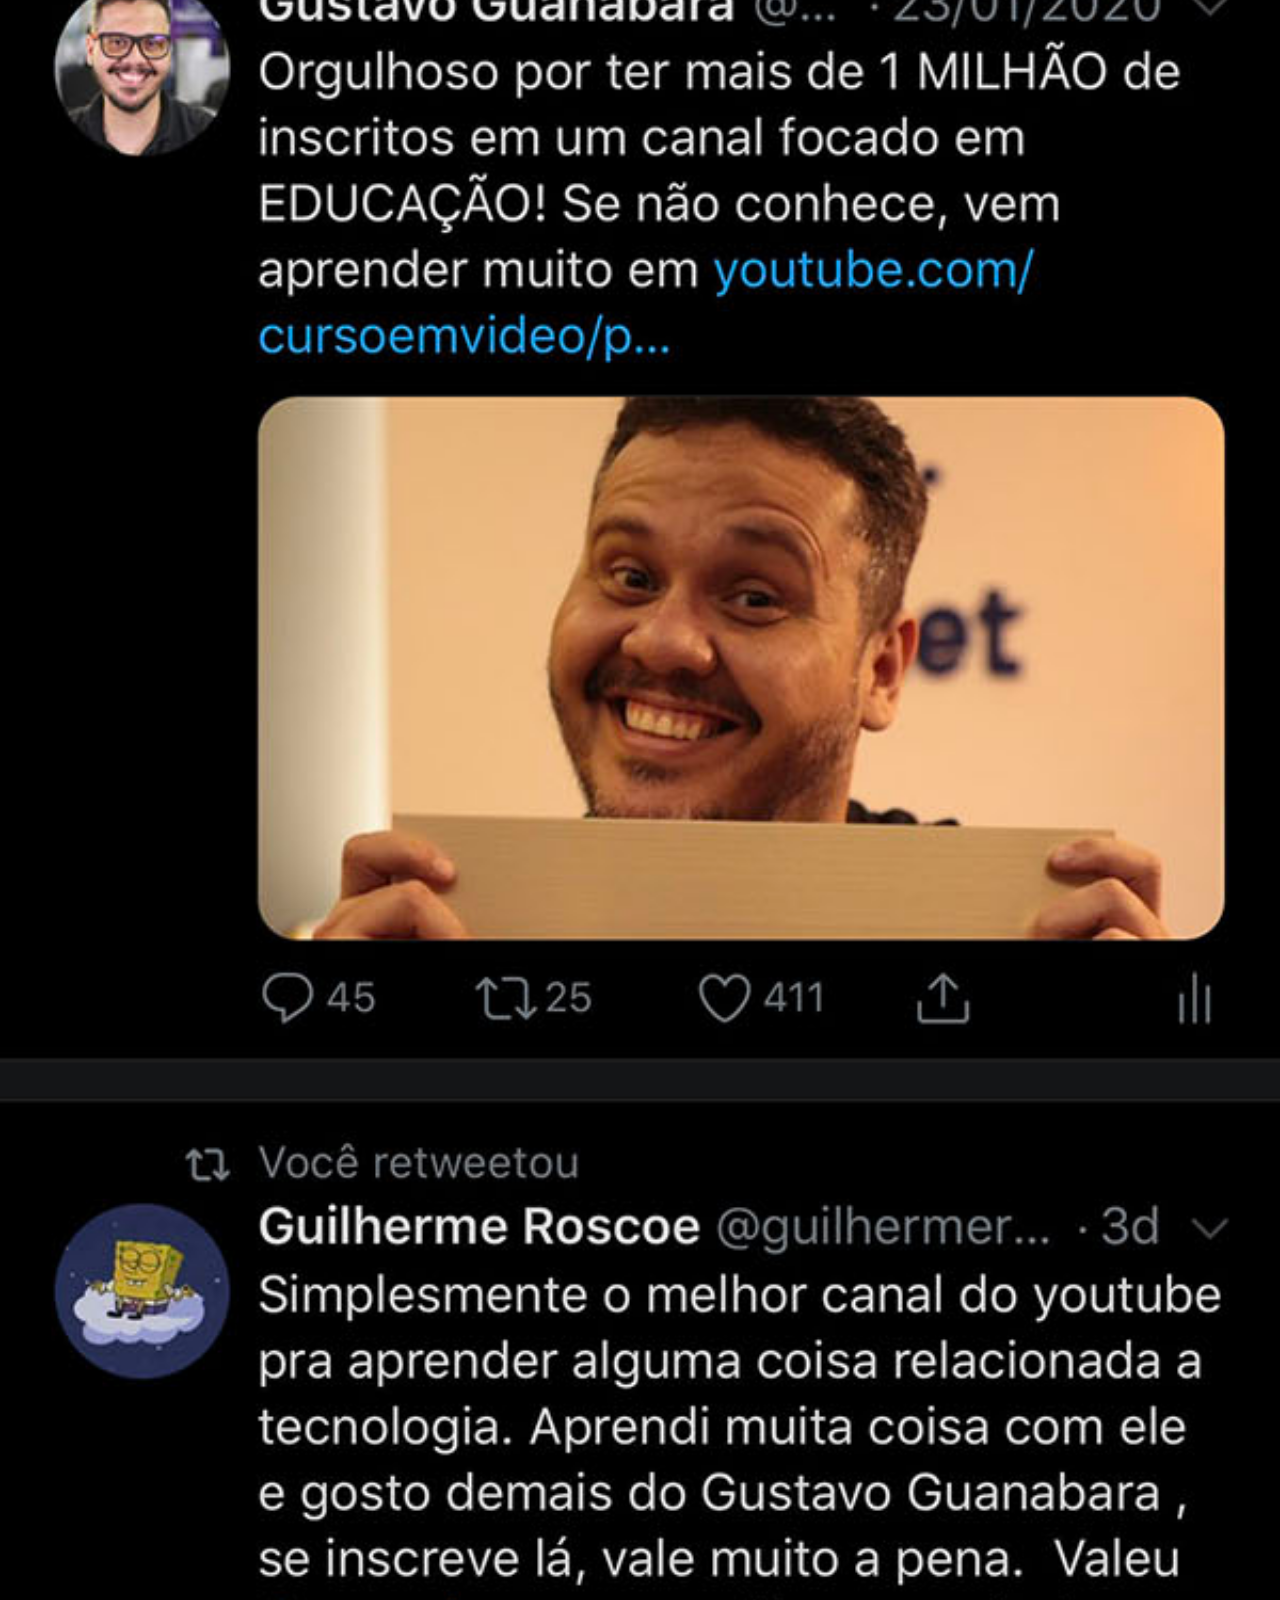
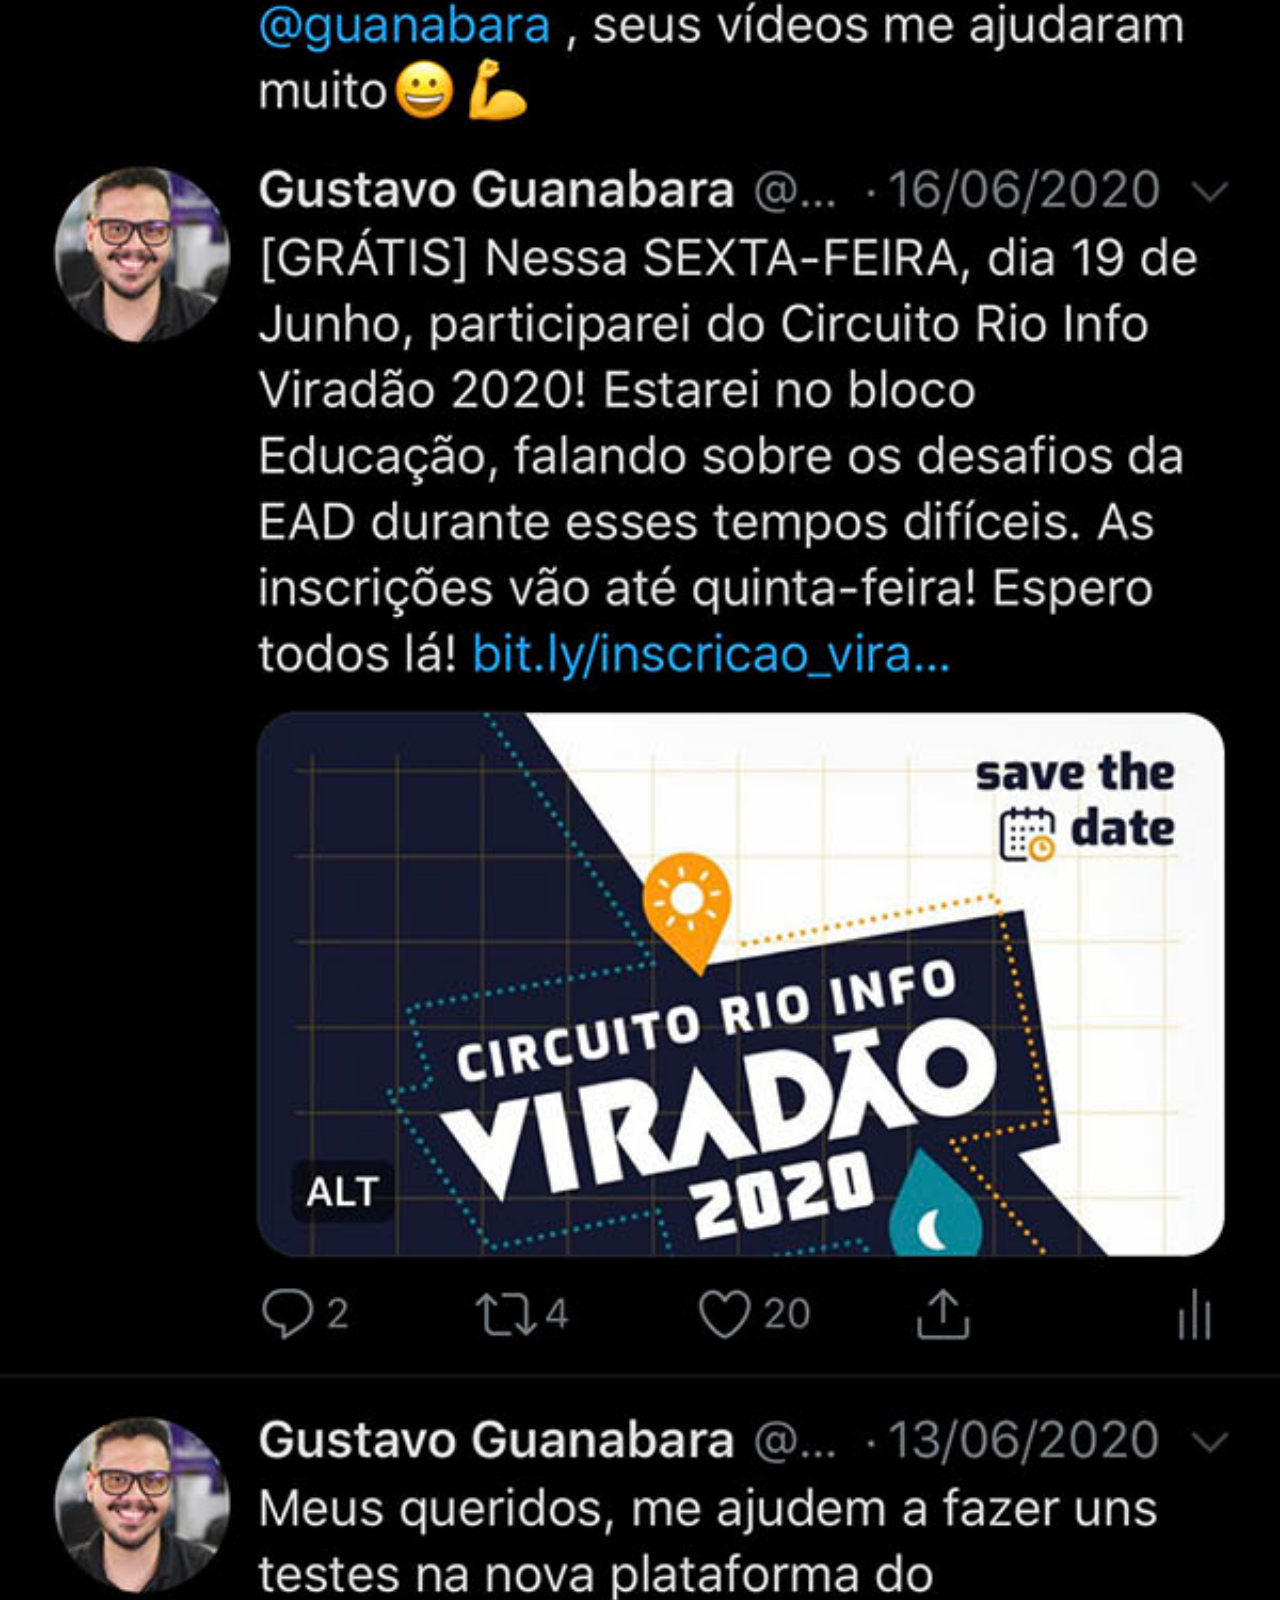
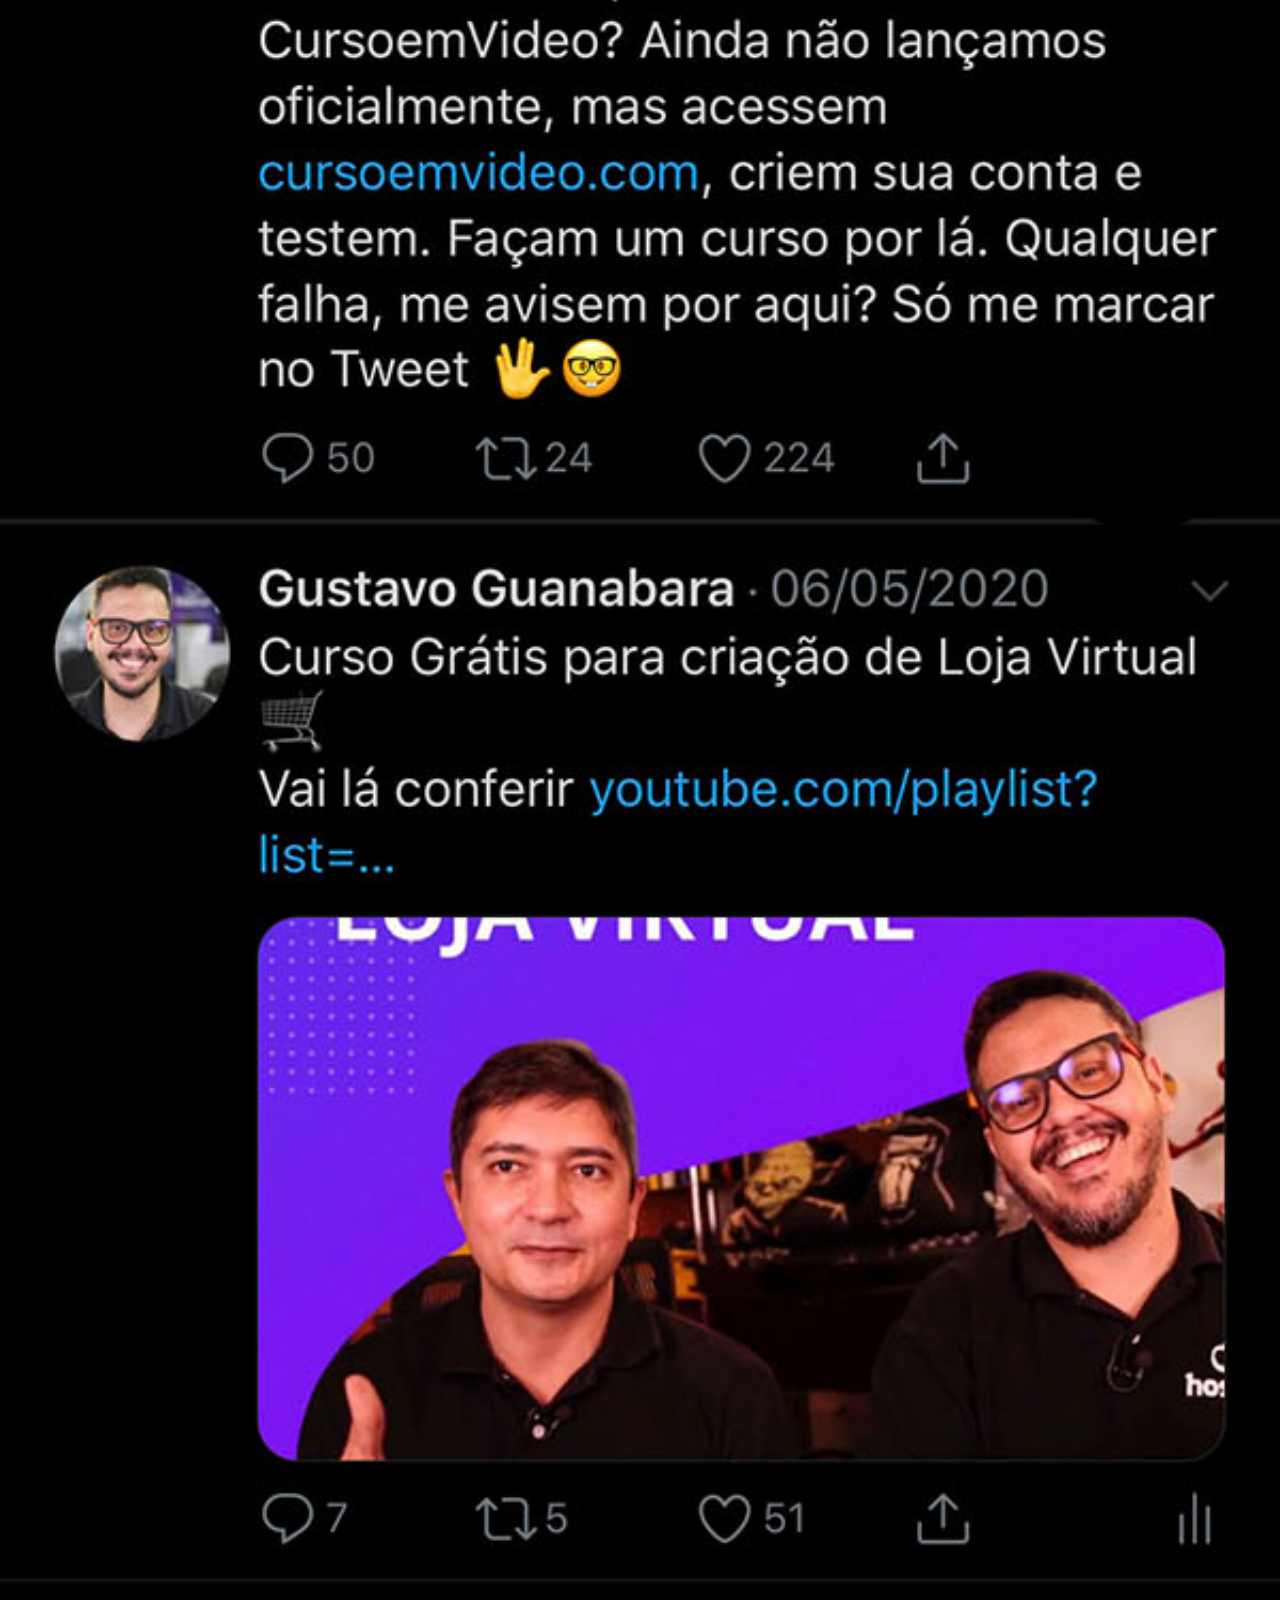
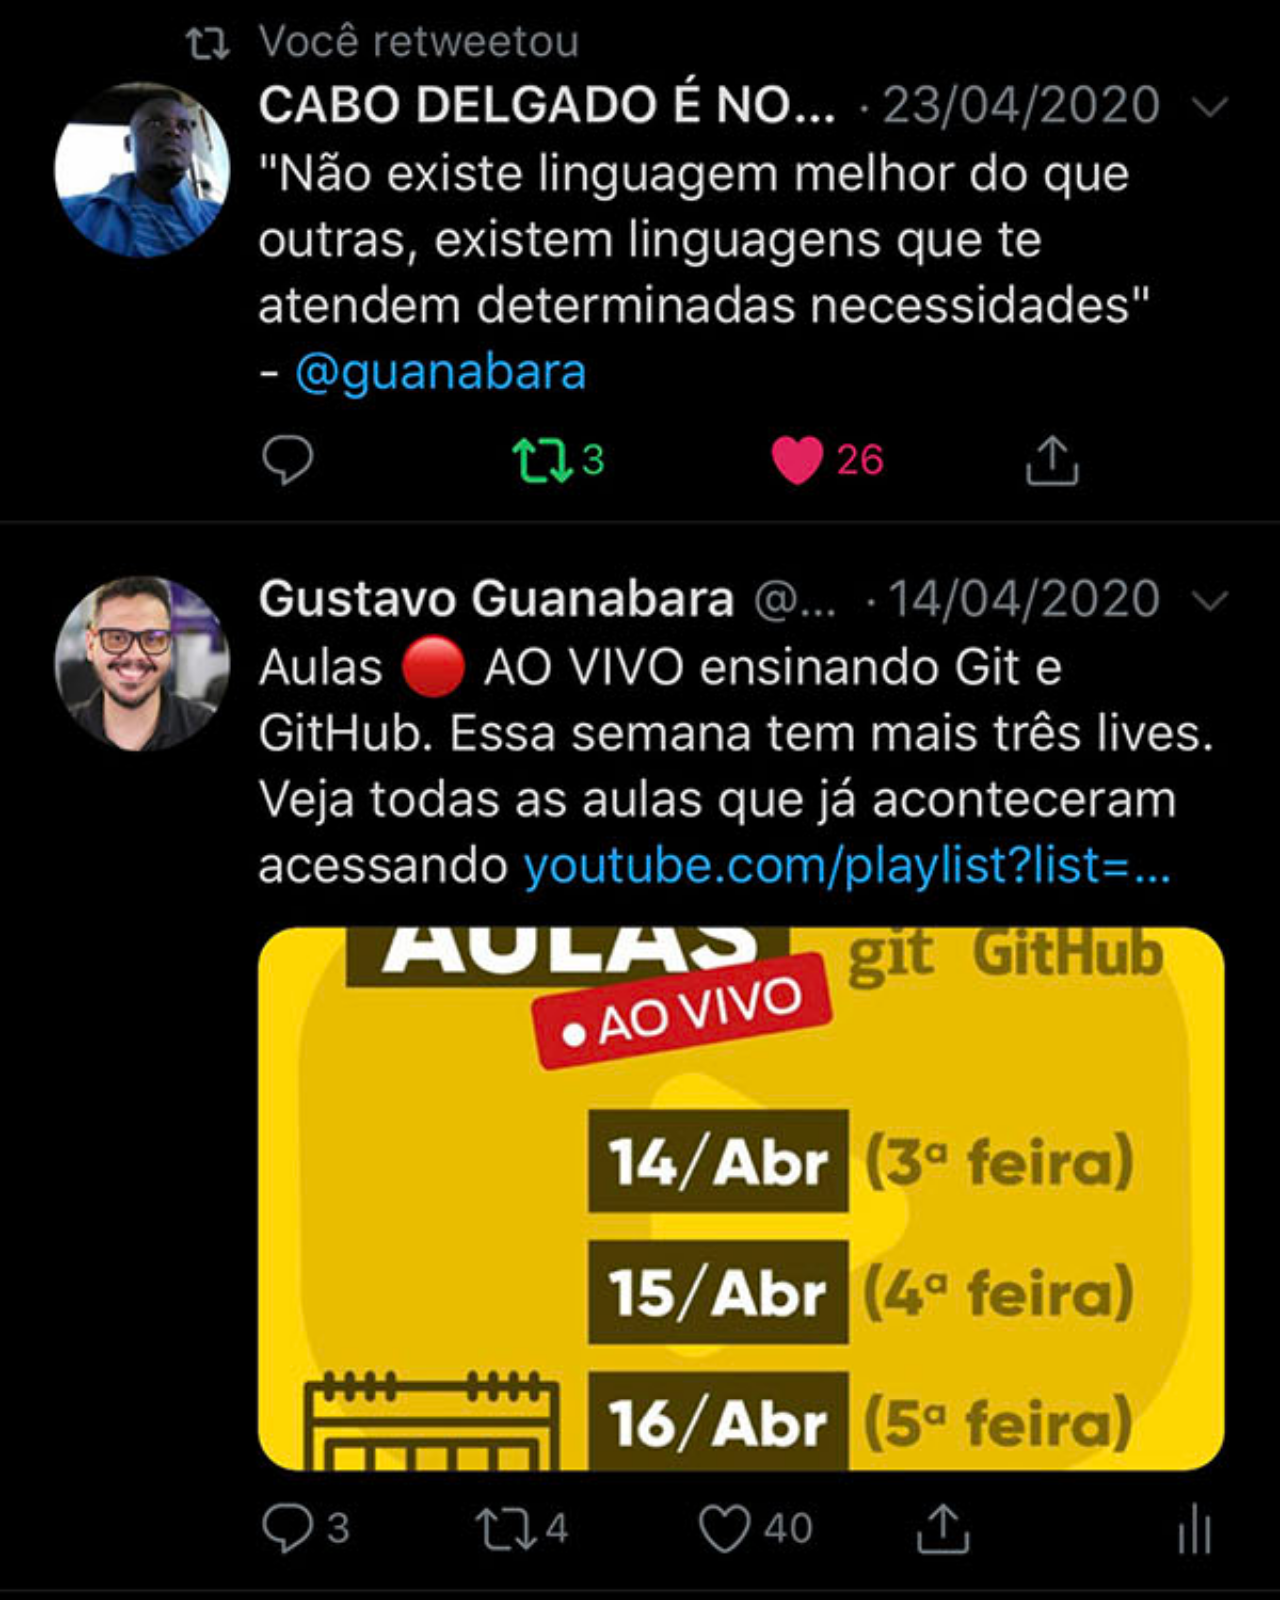
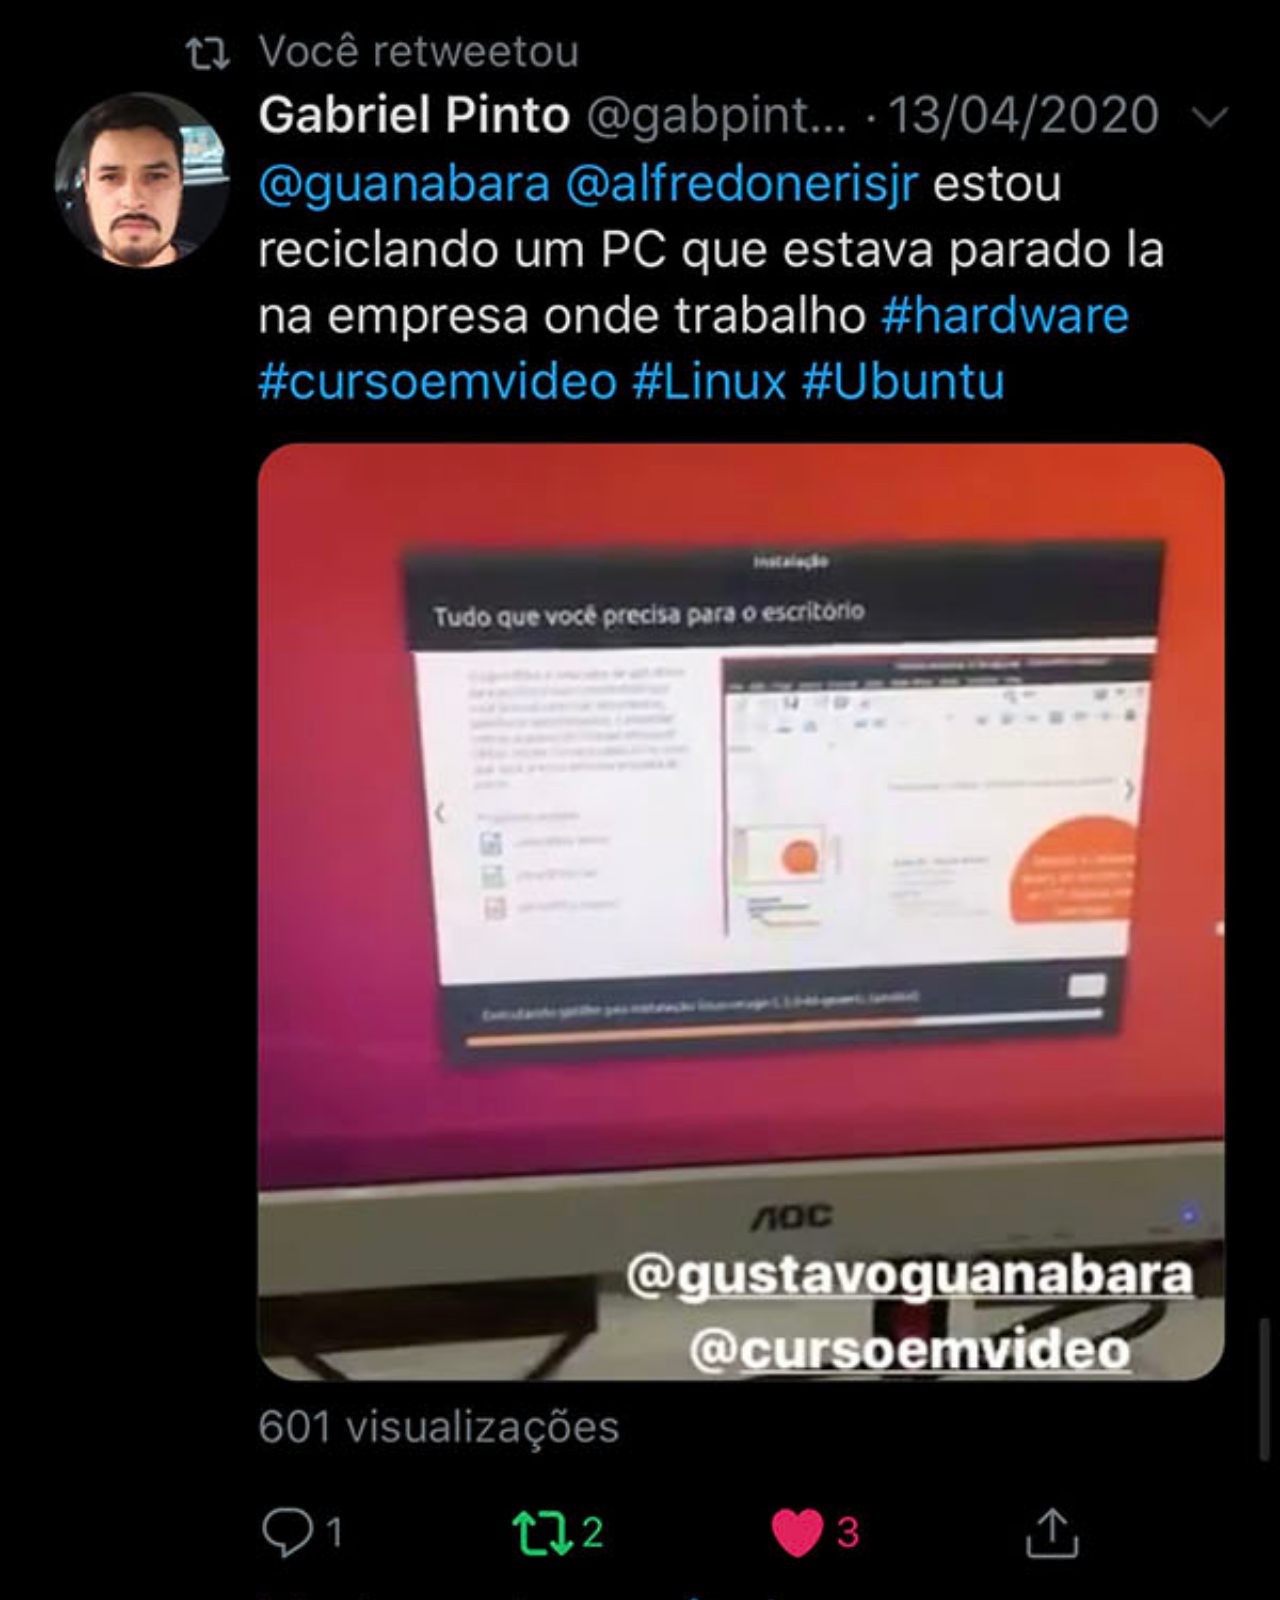
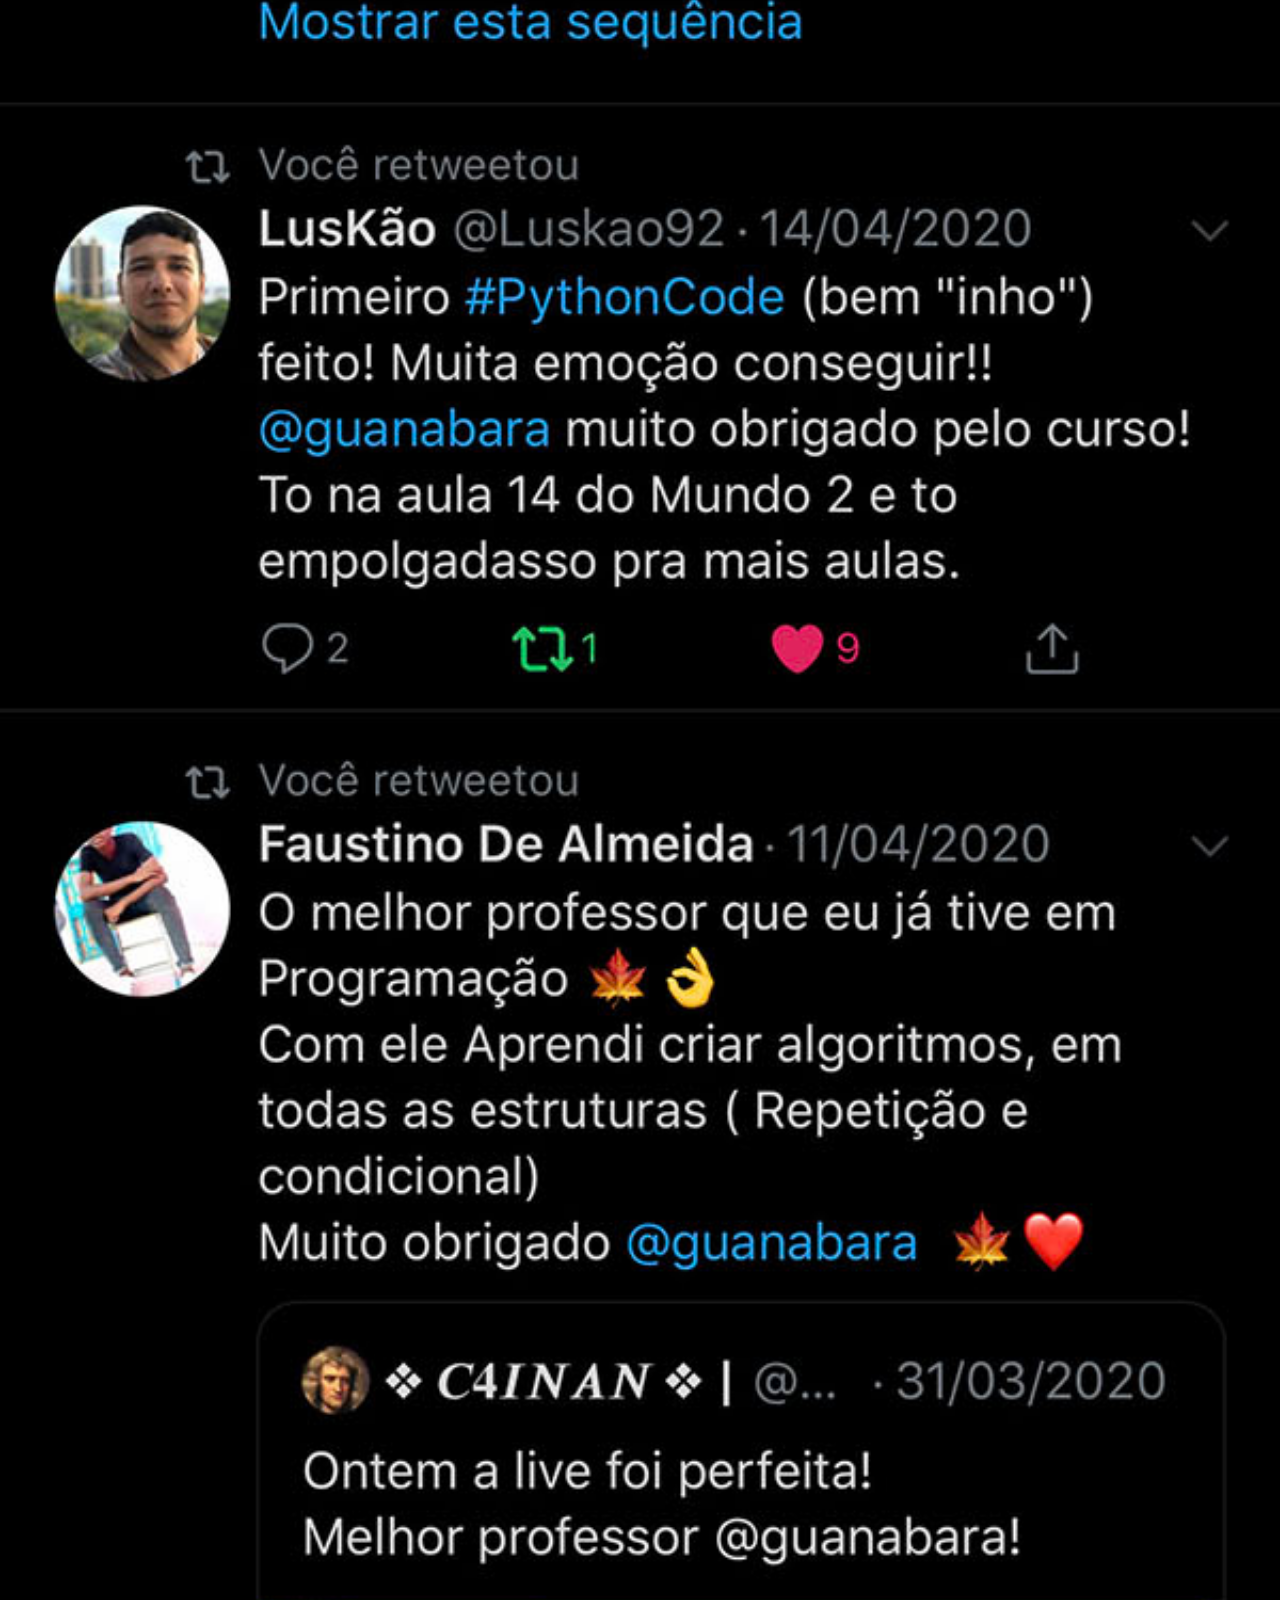
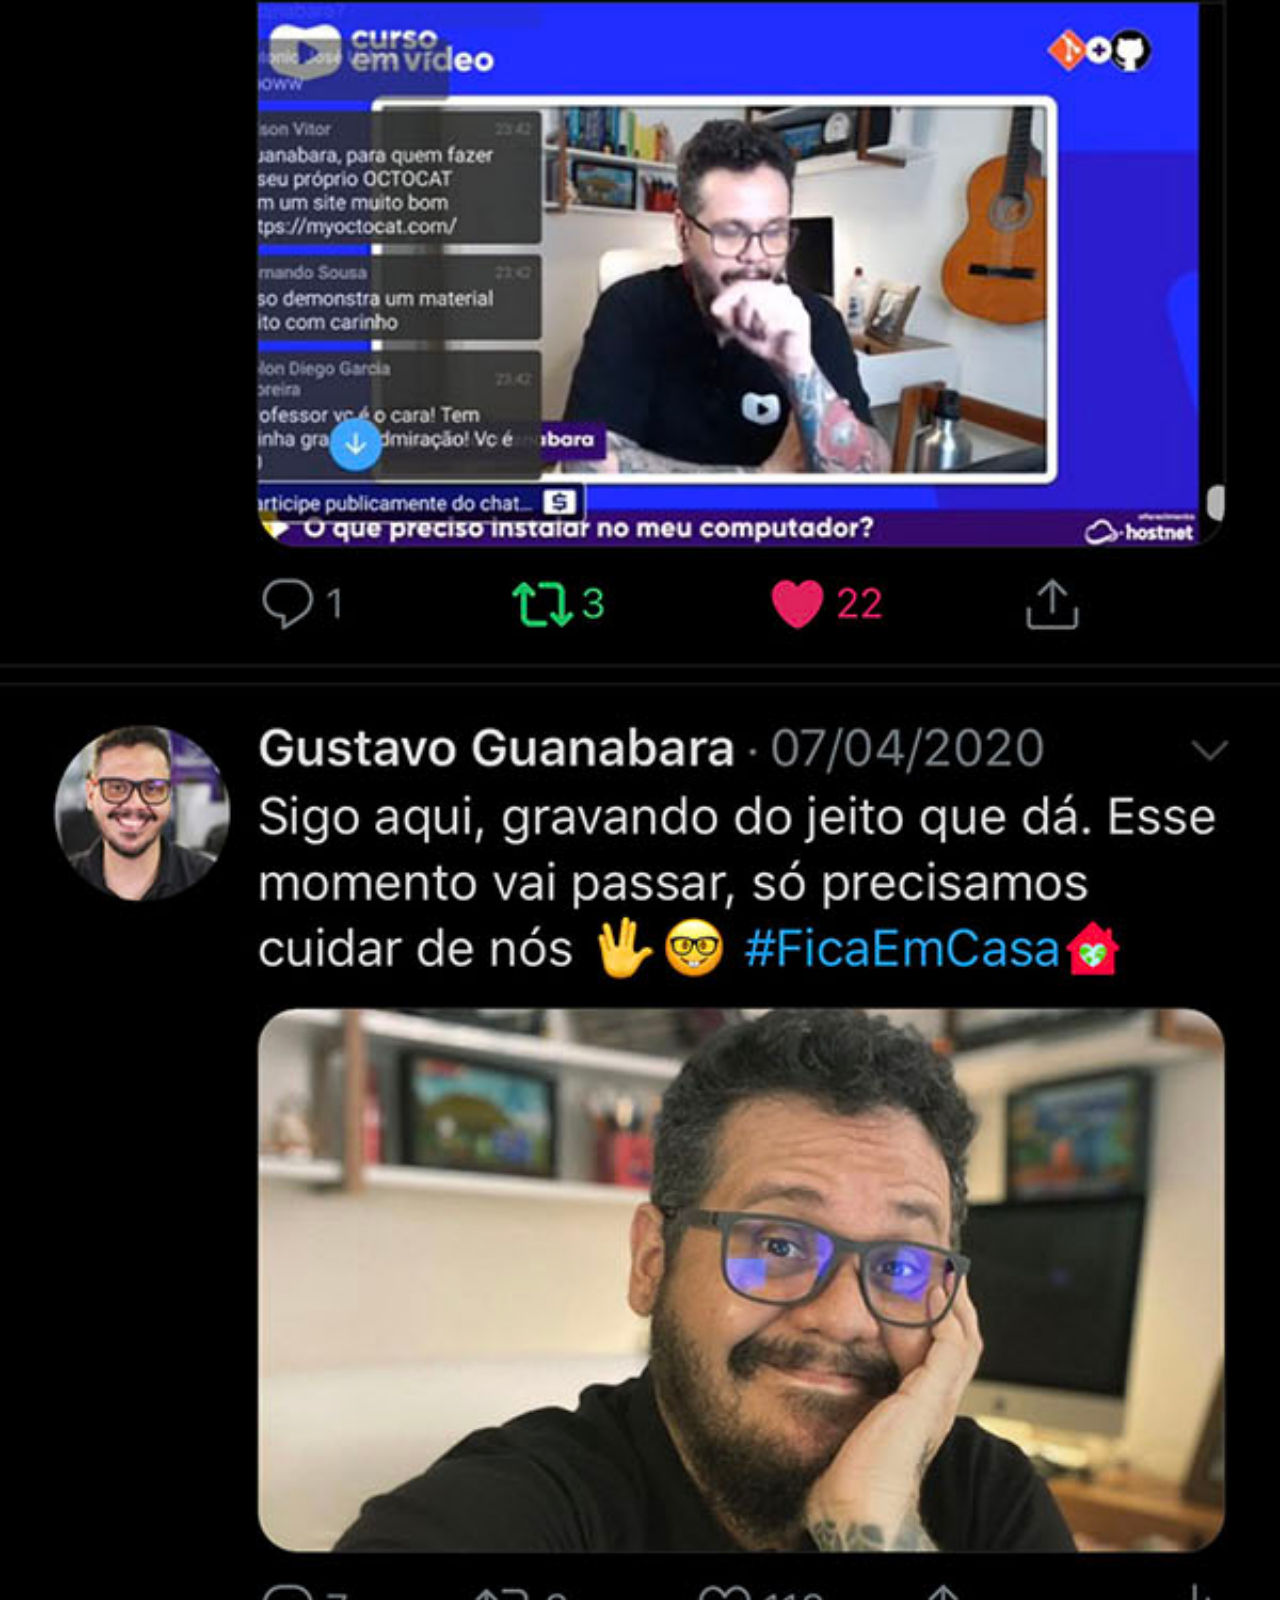
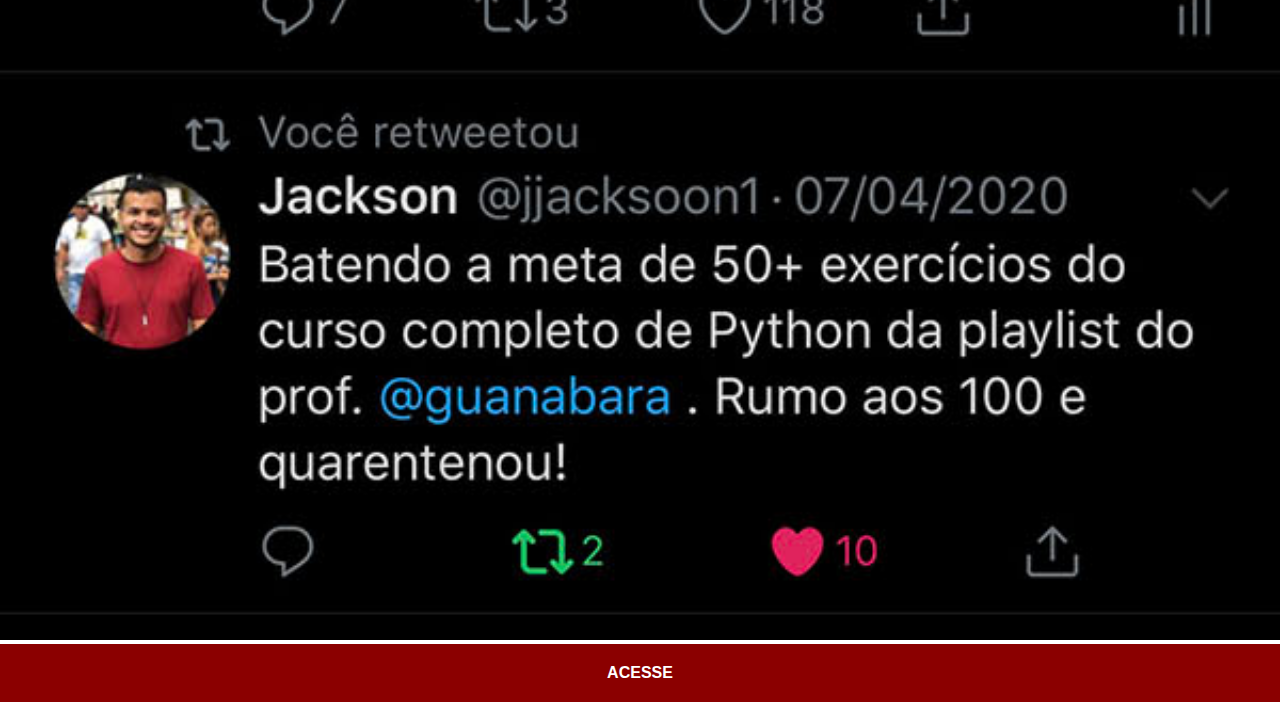
<file: twitter.html>
<!DOCTYPE html>
<html lang="pt-br">
<head>
    <meta charset="UTF-8">
    <meta name="viewport" content="width=device-width, initial-scale=1.0">
    <link rel="stylesheet" href="estilos/social.css">
    <title>Twitter</title>
</head>
<body>
    <img src="imagens/tela-twitter.jpg" alt="Twitter">
    <a href="https://twitter.com/guanabara" target="_blank">Acesse</a>
</body>
</html>
</file>
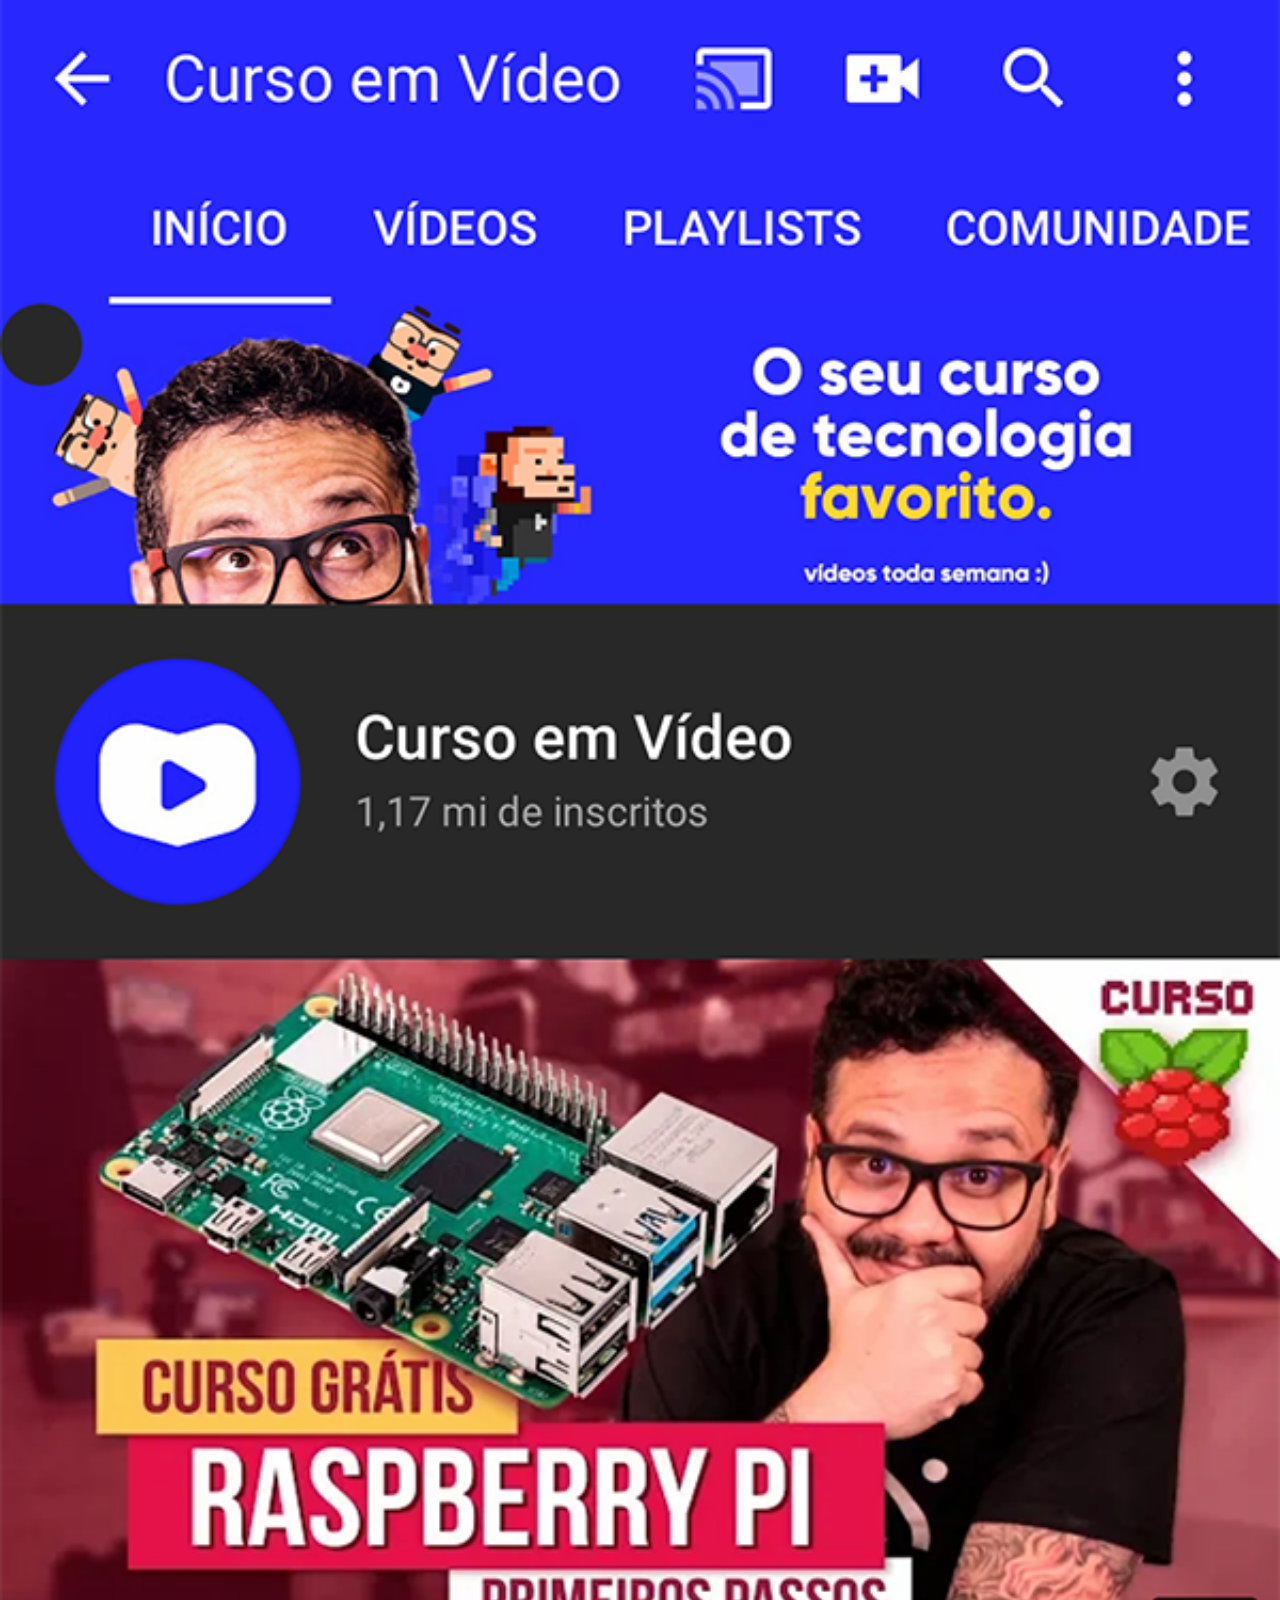
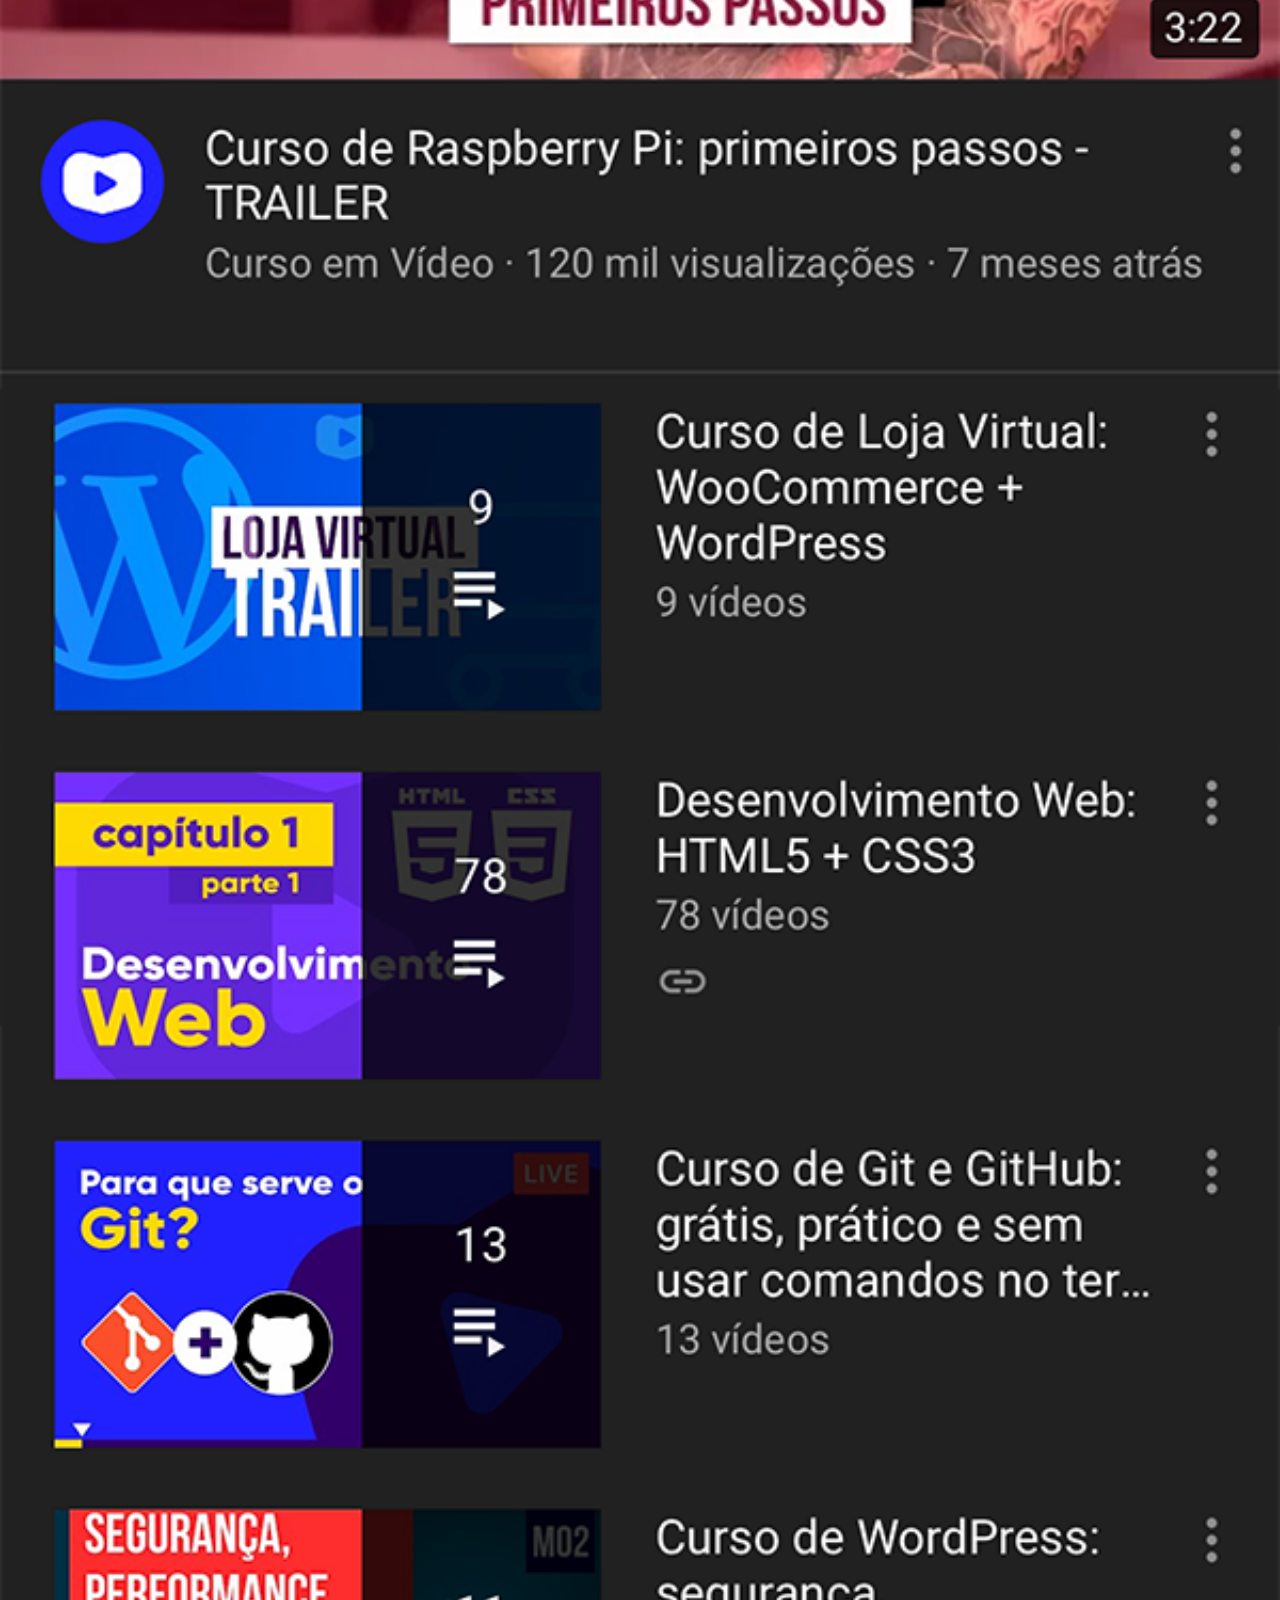
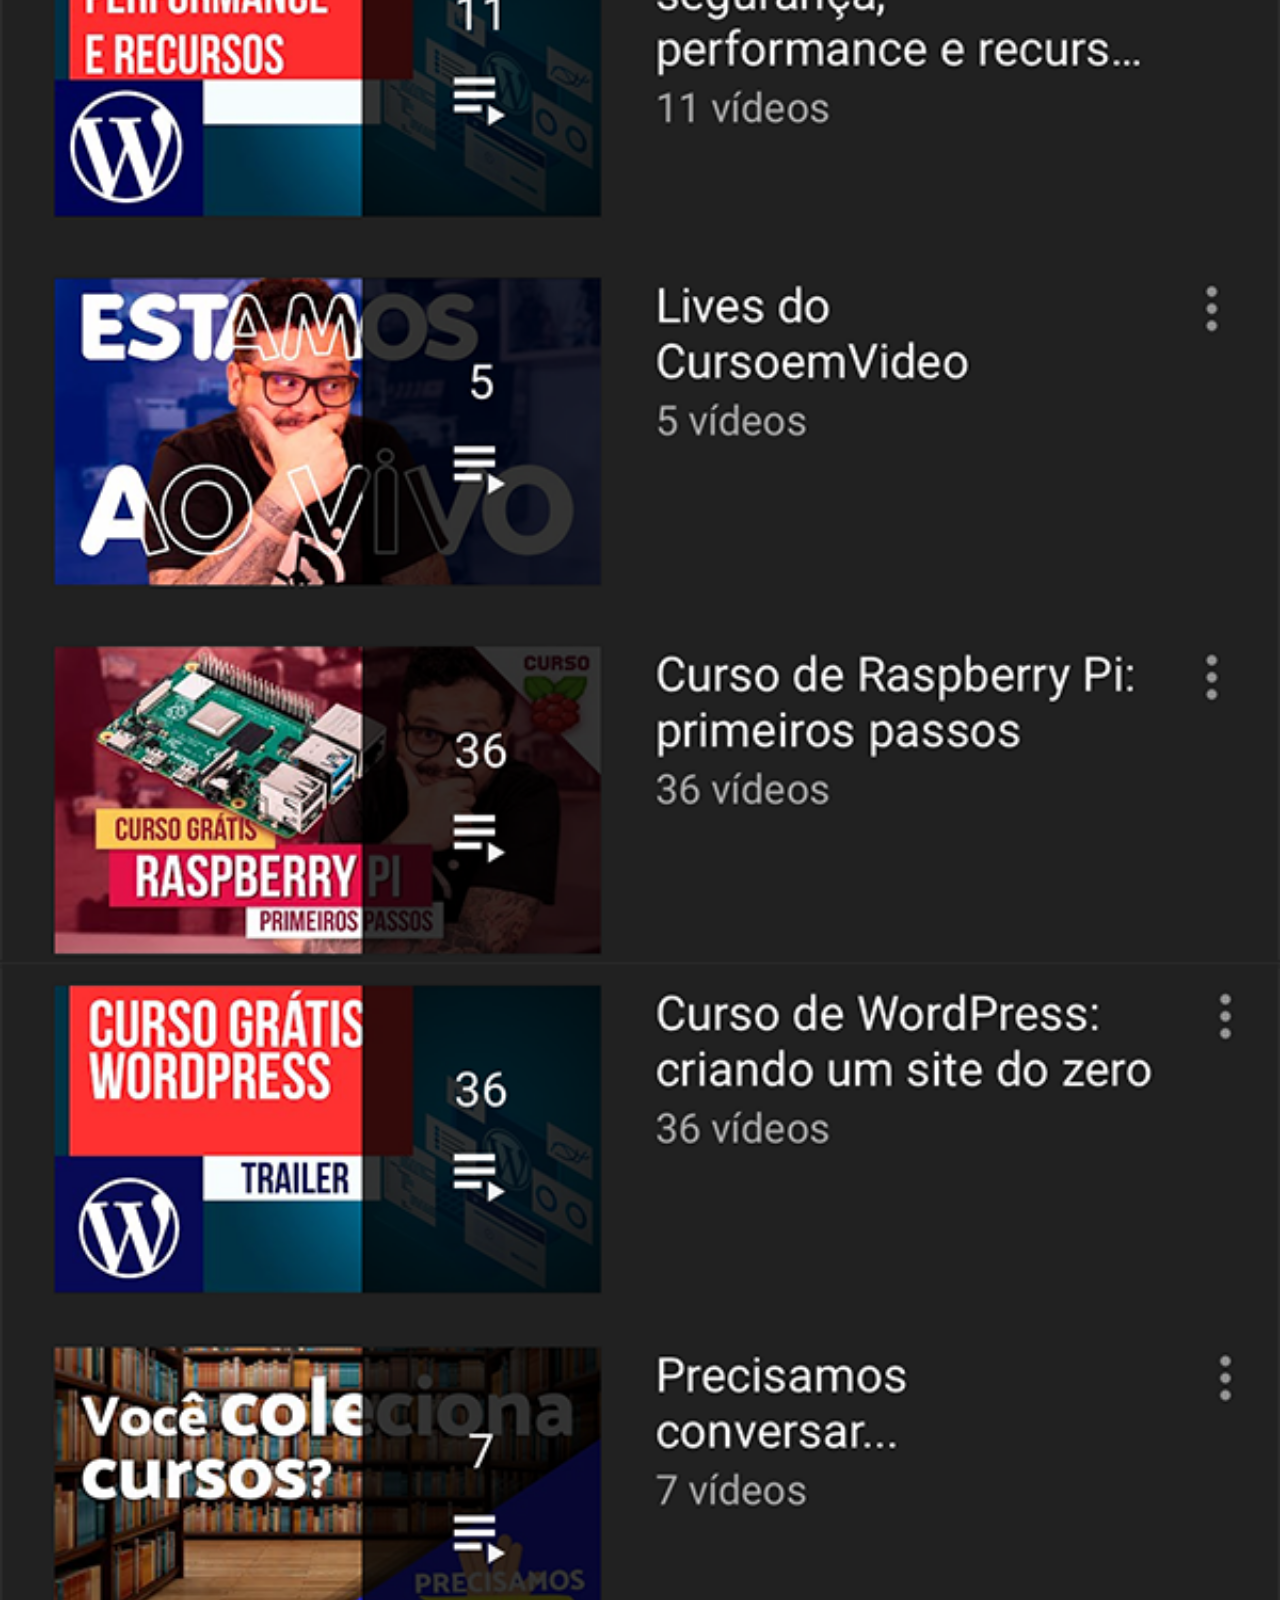
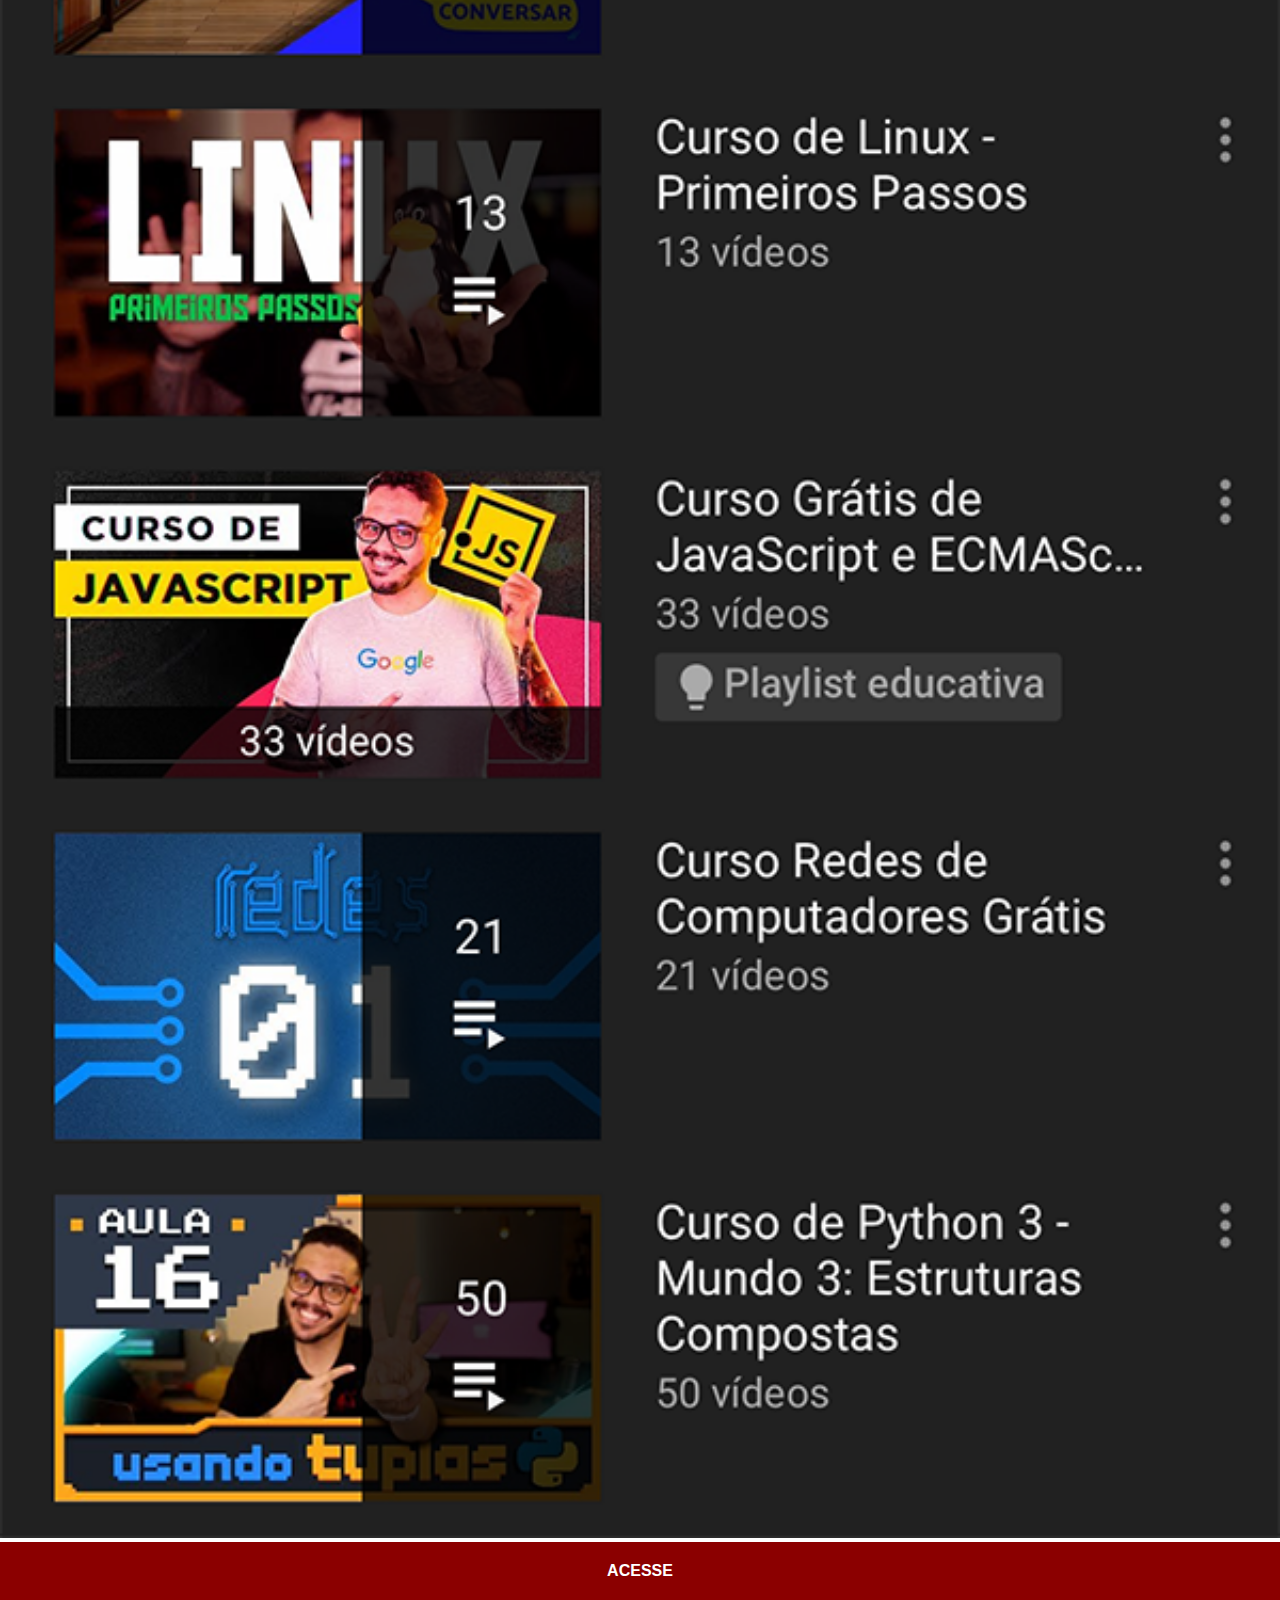
<file: youtube.html>
<!DOCTYPE html>
<html lang="pt-br">
<head>
    <meta charset="UTF-8">
    <meta name="viewport" content="width=device-width, initial-scale=1.0">
    <link rel="stylesheet" href="estilos/social.css">
    <title>YouTube</title>
</head>
<body>
    <img src="imagens/tela-youtube.png" alt="Youtube">
    <a href="https://www.youtube.com/@CursoemVideo/playlists" target="_blank">Acesse</a>
</body>
</html>
</file>
<file: estilos/style.css>
@charset "UTF-8";

*{
    margin: 0px;
    padding: 0px;
    font-family: Arial, Helvetica, sans-serif;
}

html, body{
    height: 100vh;
    width: 100vw;
    background-color: black;
}

body{
    background: url('../imagens/fundo-madeira.jpg') no-repeat top center;
    background-size: cover;
    background-attachment: fixed;
}

main{
    position: relative;
    height: 100vh;
}

section#telefone{
    position: absolute;
    top: 50%;
    left: 50%;
    transform: translate(-50%, -50%);
    height: 627px;
    width: 311px;
    background-color: white;
    background: url('../imagens/frame-iphone.png') no-repeat;
}

iframe#tela{
    position: relative;
    top: 80px;
    left: 22px;
    width: 267px;
    height: 471px;
}

section#redes-sociais{
    text-align: right;
}

section#redes-sociais img{
    height: 50px;
    margin: 3px;
    border-radius: 50%;
    box-shadow: 2px 2px 5px rgba(0, 0, 0, 0.400);
    box-sizing: border-box;
}

section#redes-sociais img:hover{
    border: 2px solid rgba(255, 255, 255, 0.445);
    transform: translate(-3px,-3px);
    box-shadow: 5px 5px  10px rgba(0, 0, 0, 0.800);
    transition: transform .2s, border .14s, box-shadow .2s, box-sizing .2s;
}
</file>
<file: estilos/social.css>
@charset "UTF-8";

*{
    margin: 0px;
    padding: 0px;
    font-family: Arial, Helvetica, sans-serif;  
  }
  ::-webkit-scrollbar{
      width: 0px;
      height: 0px;
  }
  img{
     width: 100vw; 
  }
  a{
      display: block;
      text-transform: uppercase;
      background-color: darkred;
      padding: 20px;
      color: white;
      text-align: center;
      font-weight: bolder;
      text-decoration: none;
  }
  a:hover{
      background-color: red;
      transition: background-color .2s;
  }
</file>
